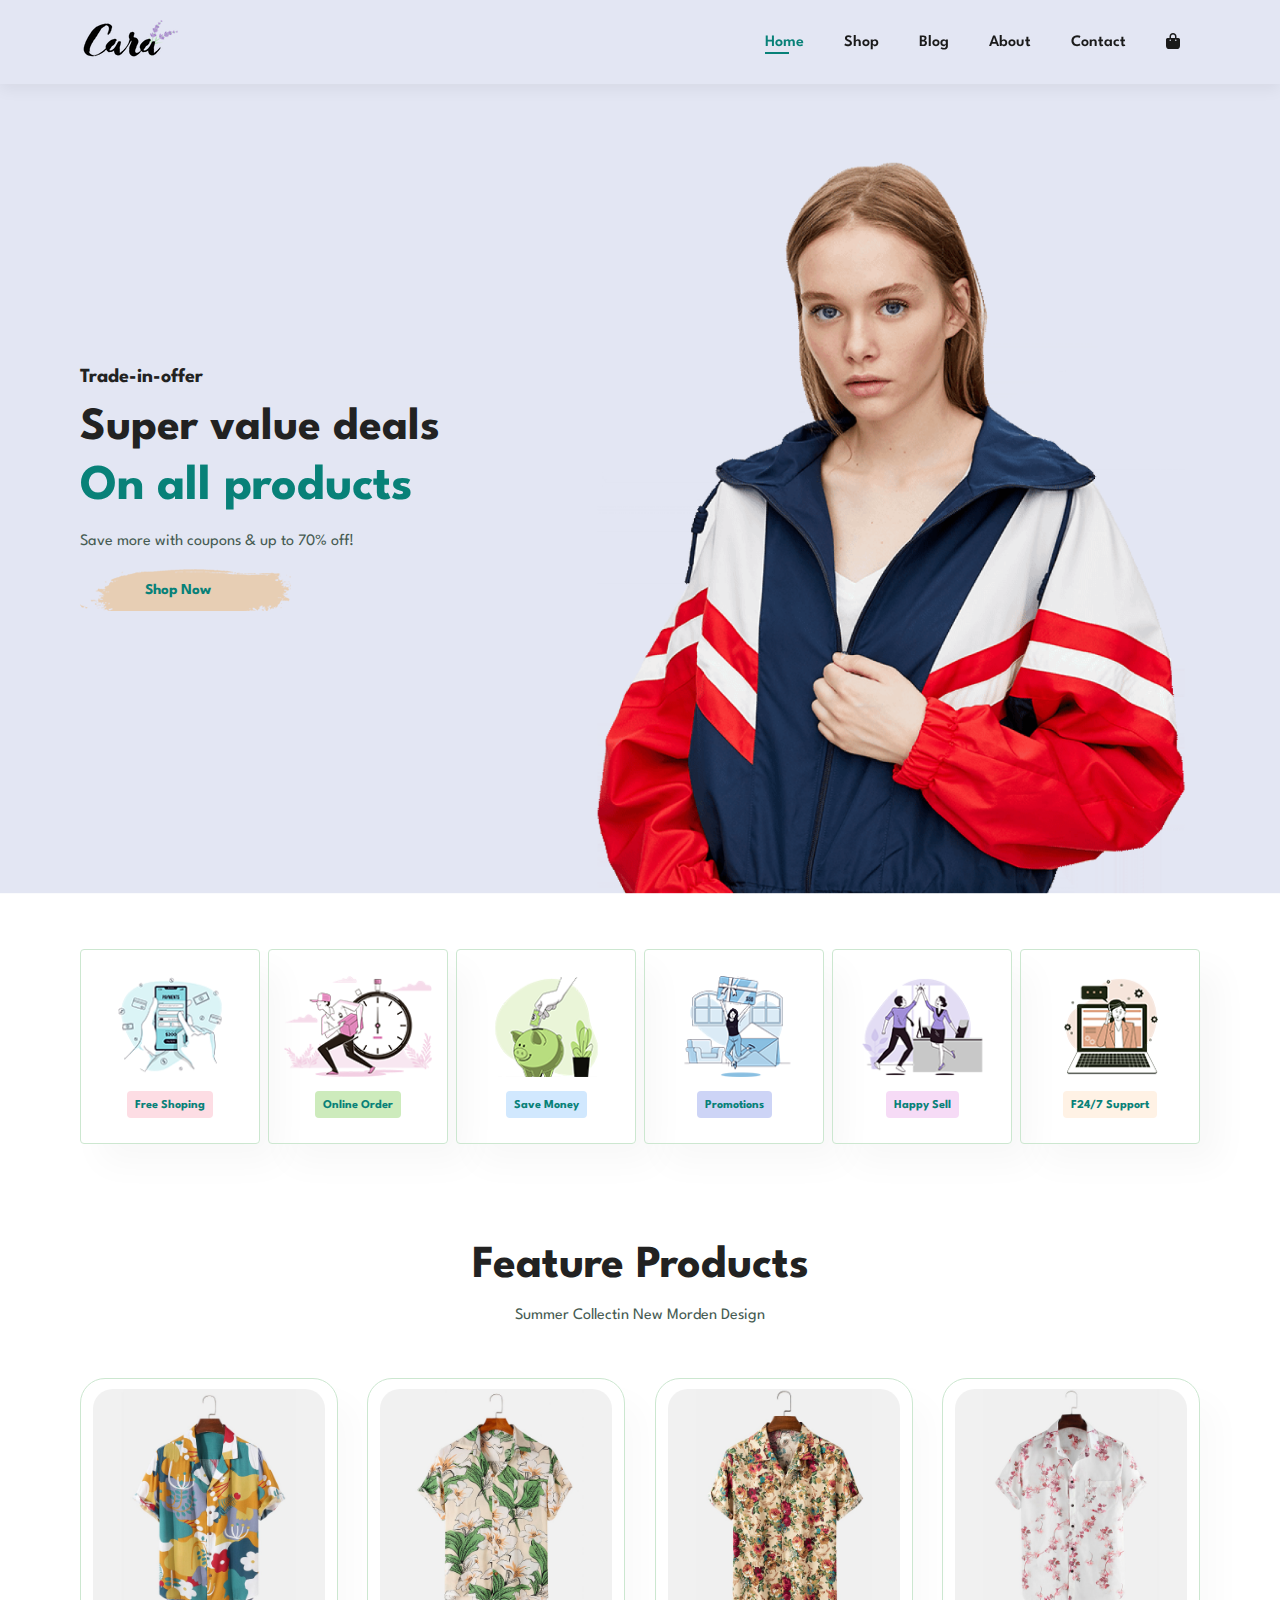
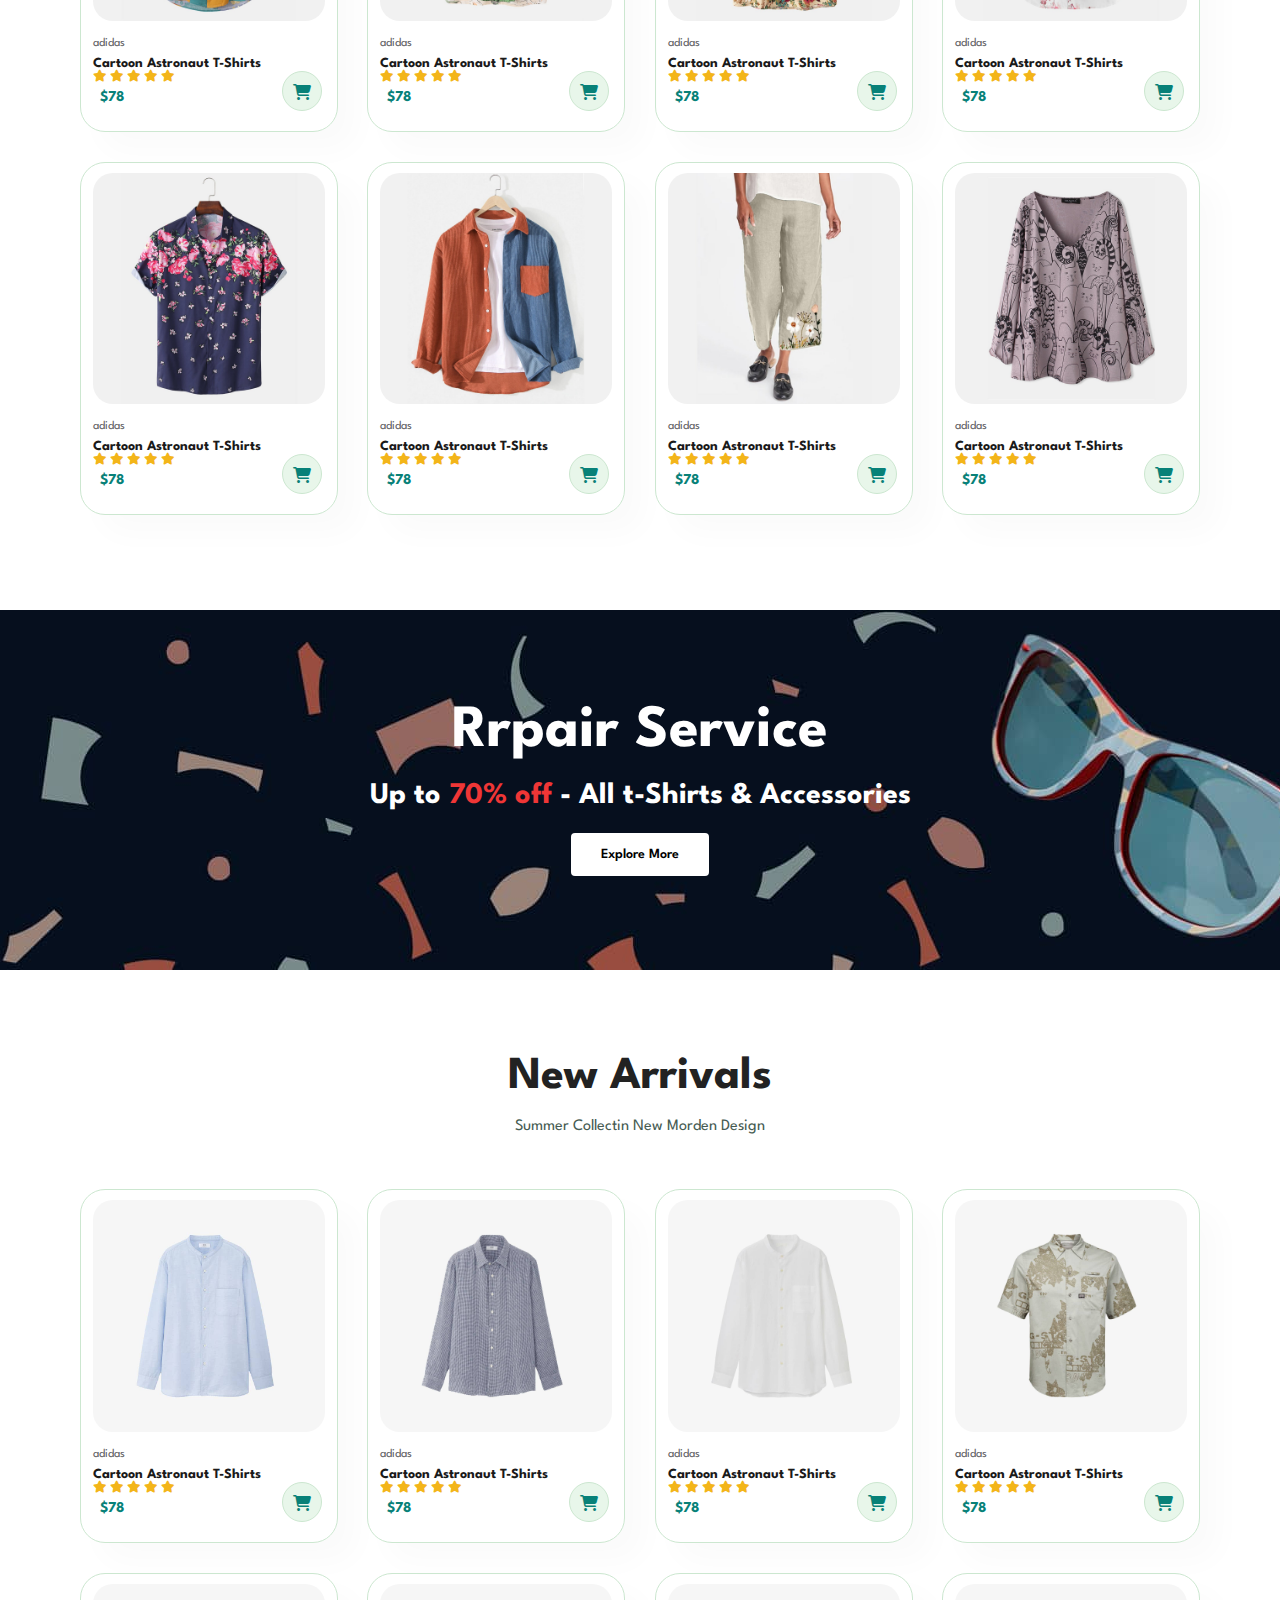
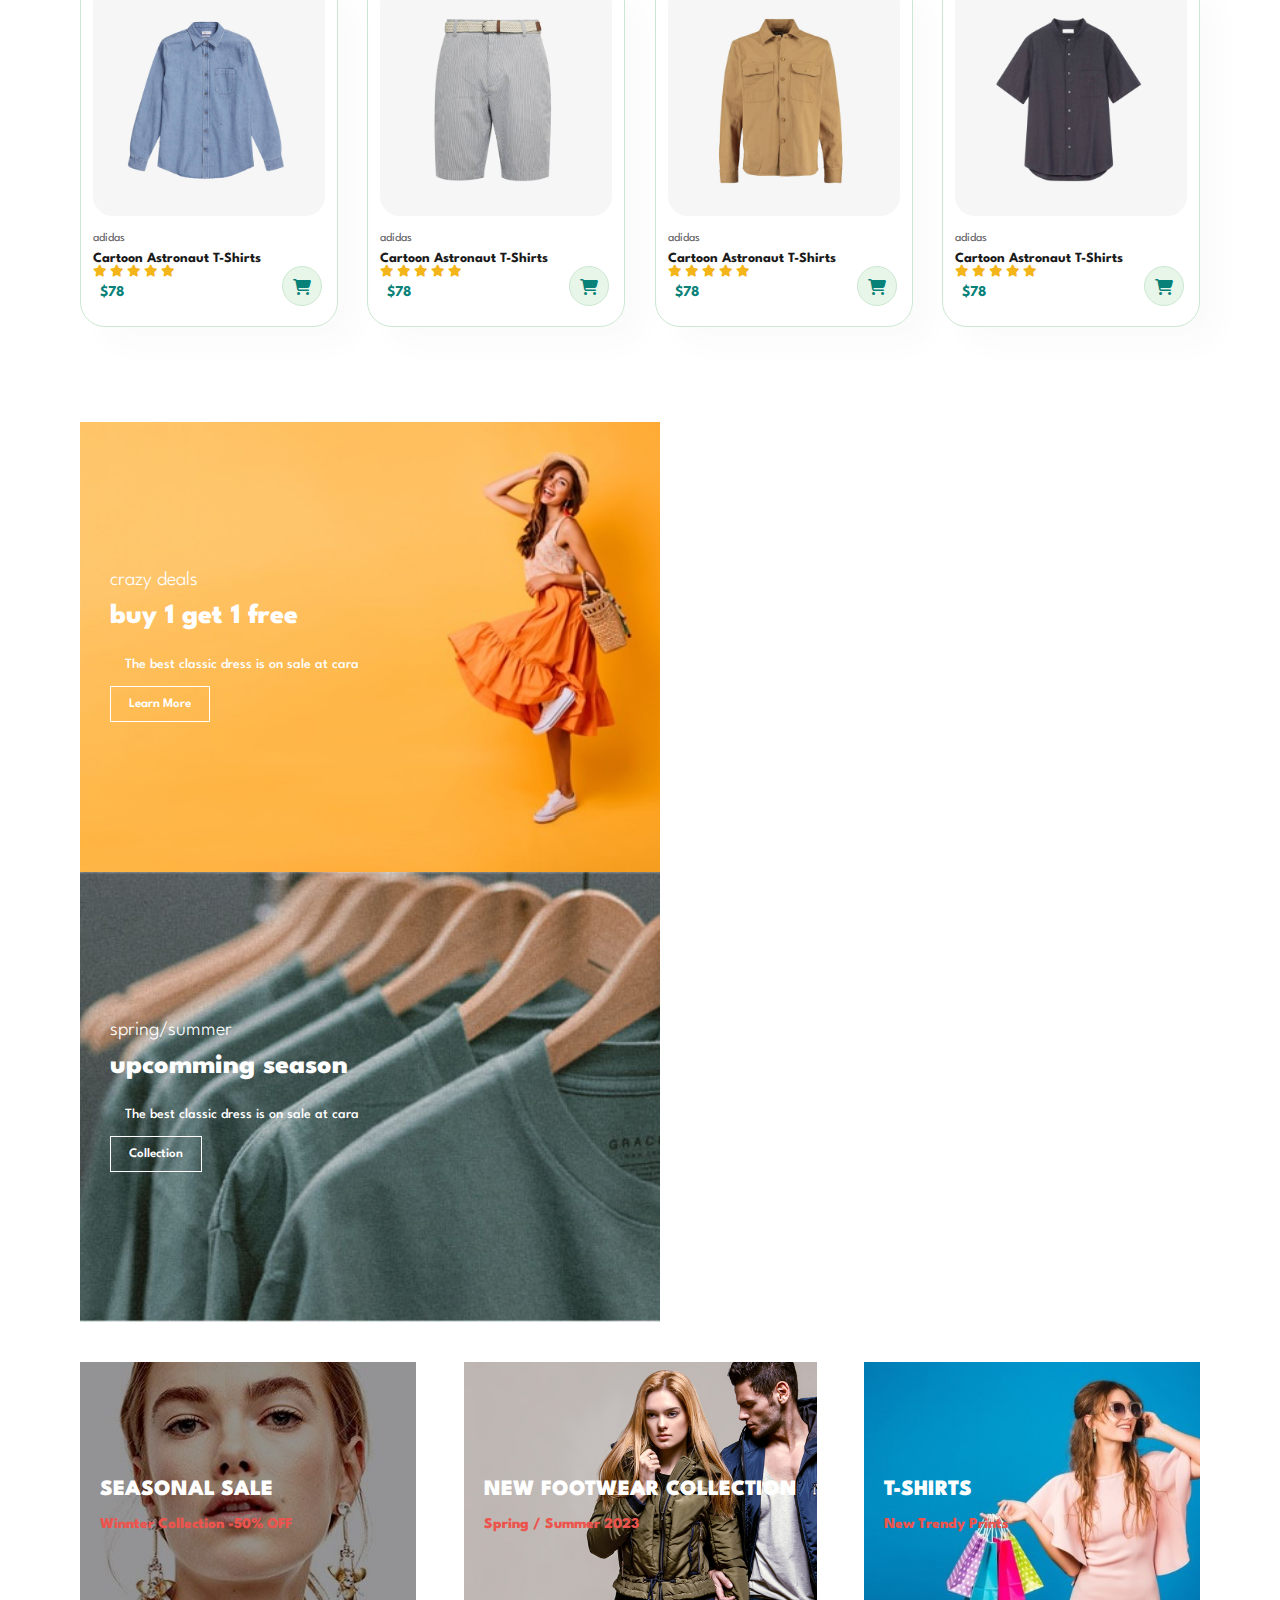
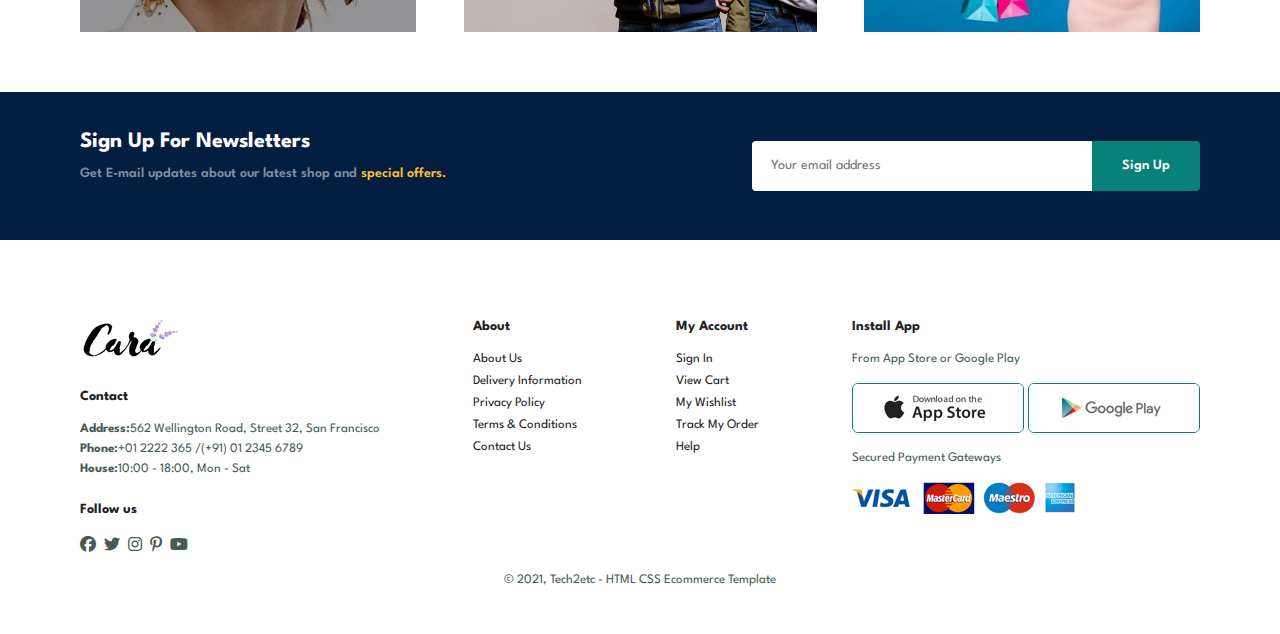
<file: index.html>
<!DOCTYPE html>
<html lang="en">
<head>
    <meta charset="UTF-8">
    <meta name="viewport" content="width=device-width, initial-scale=1.0">
    <title>Shoping</title>
    <link rel="stylesheet" href="style.css">
    
    <link rel="stylesheet" href="https://cdnjs.cloudflare.com/ajax/libs/font-awesome/6.6.0/css/all.min.css" />
</head>
<body>
    <!--Header-->
    <section id="header">
        
        <a href="#"><img src="../Images/logo.png" class="logo" alt=""></a>
        <div>
            <ul id="navbar">
                <li><a class="active" href="index.html">Home</a></li>
                <li><a href="shop.html">Shop</a></li>
                <li><a href="blog.html">Blog</a></li>
                <li><a href="about.html">About</a></li>
                <li><a href="contact.html">Contact</a></li>
                <li id="lg-bag"><a href="cart.html"><i class="fa-solid fa-bag-shopping"></i></a></li>
                <a href="#" id="close"><i class="fa-solid fa-times"></i></a>
            </ul>
        </div>
        <data id="mobil">
         <a href="cart.html"><i class="fa-solid fa-bag-shopping"></i></a>
         <i id="bar" class="fa-solid fa-outdent"></i>
        </data>
    </section>

    <!--Hero-->
    <section id="hero">
        <h4>Trade-in-offer</h4>
        <h2>Super value deals</h2>
        <h1>On all products</h1>
        <p>Save more with coupons & up to 70% off!</p>
        <button>Shop Now</button>
      </section>
   
    <!--Feature-->
    <section id="feature" class="section-p1">
        <div class="fe-box">
             <img src="../Images/featuers/f1.png" alt="">
             <h6>Free Shoping</h6>
        </div>
        <div class="fe-box">
            <img src="../Images/featuers/f2.png" alt="">
            <h6>Online Order</h6>
       </div>
       <div class="fe-box">
        <img src="../Images/featuers/f3.png" alt="">
        <h6>Save Money</h6>
      </div>
      <div class="fe-box">
       <img src="../Images/featuers/f4.png" alt="">
       <h6>Promotions</h6>
      </div>
      <div class="fe-box">
       <img src="../Images/featuers/f5.png" alt="">
       <h6>Happy Sell</h6>
      </div>
      <div class="fe-box">
       <img src="../Images/featuers/f6.png" alt="">
       <h6>F24/7 Support</h6>
      </div>
    </section> 

    <!--Feature product-->
    <section id="product1" class="section-p1">
           <h2>Feature Products</h2>
           <p>Summer Collectin New Morden Design</p>
           <div class="pro-container">
              <div class="pro">
                 <img src="../Images/products/f1.jpg" alt="">
                 <div class="des">
                    <span>adidas</span>
                    <h5>Cartoon Astronaut T-Shirts</h5>
                    <div class="star">
                     <i class="fa-solid fa-star"></i>
                     <i class="fa-solid fa-star"></i>
                     <i class="fa-solid fa-star"></i>
                     <i class="fa-solid fa-star"></i>
                     <i class="fa-solid fa-star"></i>
                 </div>
                    <h4>$78</h4>
                 </div>
                 <a href="#"><i class="fa-solid fa-cart-shopping cart"></i></a>
              </div>

              <div class="pro">
                <img src="../Images/products/f2.jpg" alt="">
                <div class="des">
                   <span>adidas</span>
                   <h5>Cartoon Astronaut T-Shirts</h5>
                   <div class="star">
                     <i class="fa-solid fa-star"></i>
                     <i class="fa-solid fa-star"></i>
                     <i class="fa-solid fa-star"></i>
                     <i class="fa-solid fa-star"></i>
                     <i class="fa-solid fa-star"></i>
                   </div>
                   <h4>$78</h4>
                </div>
                <a href="#"><i class="fa-solid fa-cart-shopping cart"></i></a>
             </div>

             <div class="pro">
                <img src="../Images/products/f3.jpg" alt="">
                <div class="des">
                   <span>adidas</span>
                   <h5>Cartoon Astronaut T-Shirts</h5>
                   <div class="star">
                       <i class="fa-solid fa-star"></i>
                       <i class="fa-solid fa-star"></i>
                       <i class="fa-solid fa-star"></i>
                       <i class="fa-solid fa-star"></i>
                       <i class="fa-solid fa-star"></i>
                   </div>
                   <h4>$78</h4>
                </div>
                <a href="#"><i class="fa-solid fa-cart-shopping cart"></i></a>
             </div>

             <div class="pro">
                <img src="../Images/products/f4.jpg" alt="">
                <div class="des">
                   <span>adidas</span>
                   <h5>Cartoon Astronaut T-Shirts</h5>
                   <div class="star">
                       <i class="fa-solid fa-star"></i>
                       <i class="fa-solid fa-star"></i>
                       <i class="fa-solid fa-star"></i>
                       <i class="fa-solid fa-star"></i>
                       <i class="fa-solid fa-star"></i>
                   </div>
                   <h4>$78</h4>
                </div>
                <a href="#"><i class="fa-solid fa-cart-shopping cart"></i></a>
             </div>

             <div class="pro">
                <img src="../Images/products/f5.jpg" alt="">
                <div class="des">
                   <span>adidas</span>
                   <h5>Cartoon Astronaut T-Shirts</h5>
                   <div class="star">
                       <i class="fa-solid fa-star"></i>
                       <i class="fa-solid fa-star"></i>
                       <i class="fa-solid fa-star"></i>
                       <i class="fa-solid fa-star"></i>
                       <i class="fa-solid fa-star"></i>
                   </div>
                   <h4>$78</h4>
                </div>
                <a href="#"><i class="fa-solid fa-cart-shopping cart"></i></a>
             </div>

             <div class="pro">
                <img src="../Images/products/f6.jpg" alt="">
                <div class="des">
                   <span>adidas</span>
                   <h5>Cartoon Astronaut T-Shirts</h5>
                   <div class="star">
                       <i class="fa-solid fa-star"></i>
                       <i class="fa-solid fa-star"></i>
                       <i class="fa-solid fa-star"></i>
                       <i class="fa-solid fa-star"></i>
                       <i class="fa-solid fa-star"></i>
                   </div>
                   <h4>$78</h4>
                </div>
                <a href="#"><i class="fa-solid fa-cart-shopping cart"></i></a>
             </div>

             <div class="pro">
                <img src="../Images/products/f7.jpg" alt="">
                <div class="des">
                   <span>adidas</span>
                   <h5>Cartoon Astronaut T-Shirts</h5>
                   <div class="star">
                       <i class="fa-solid fa-star"></i>
                       <i class="fa-solid fa-star"></i>
                       <i class="fa-solid fa-star"></i>
                       <i class="fa-solid fa-star"></i>
                       <i class="fa-solid fa-star"></i>
                   </div>
                   <h4>$78</h4>
                </div>
                <a href="#"><i class="fa-solid fa-cart-shopping cart"></i></a>
             </div>

             <div class="pro">
                <img src="../Images/products/f8.jpg" alt="">
                <div class="des">
                   <span>adidas</span>
                   <h5>Cartoon Astronaut T-Shirts</h5>
                   <div class="star">
                       <i class="fa-solid fa-star"></i>
                       <i class="fa-solid fa-star"></i>
                       <i class="fa-solid fa-star"></i>
                       <i class="fa-solid fa-star"></i>
                       <i class="fa-solid fa-star"></i>
                   </div>
                   <h4>$78</h4>
                </div>
                <a href="#"><i class="fa-solid fa-cart-shopping cart"></i></a>
             </div>
           </div>
    </section>

    <section id="banner" class="section-m1">
        <h4>Rrpair Service</h4>
        <h2>Up to <span>70% off</span> - All t-Shirts & Accessories</h2>
        <button class="normal">Explore More</button>
    </section>

    <section id="product1" class="section-p1">
           <h2>New Arrivals</h2>
           <p>Summer Collectin New Morden Design</p>
           <div class="pro-container">
              <div class="pro">
                 <img src="../Images/products/n1.jpg" alt="">
                 <div class="des">
                    <span>adidas</span>
                    <h5>Cartoon Astronaut T-Shirts</h5>
                    <div class="star">
                        <i class="fa-solid fa-star"></i>
                        <i class="fa-solid fa-star"></i>
                        <i class="fa-solid fa-star"></i>
                        <i class="fa-solid fa-star"></i>
                        <i class="fa-solid fa-star"></i>
                    </div>
                    <h4>$78</h4>
                 </div>
                 <a href="#"><i class="fa-solid fa-cart-shopping cart"></i></a>
              </div>

              <div class="pro">
                <img src="../Images/products/n2.jpg" alt="">
                <div class="des">
                   <span>adidas</span>
                   <h5>Cartoon Astronaut T-Shirts</h5>
                   <div class="star">
                       <i class="fa-solid fa-star"></i>
                       <i class="fa-solid fa-star"></i>
                       <i class="fa-solid fa-star"></i>
                       <i class="fa-solid fa-star"></i>
                       <i class="fa-solid fa-star"></i>
                   </div>
                   <h4>$78</h4>
                </div>
                <a href="#"><i class="fa-solid fa-cart-shopping cart"></i></a>
             </div>

             <div class="pro">
                <img src="../Images/products/n3.jpg" alt="">
                <div class="des">
                   <span>adidas</span>
                   <h5>Cartoon Astronaut T-Shirts</h5>
                   <div class="star">
                       <i class="fa-solid fa-star"></i>
                       <i class="fa-solid fa-star"></i>
                       <i class="fa-solid fa-star"></i>
                       <i class="fa-solid fa-star"></i>
                       <i class="fa-solid fa-star"></i>
                   </div>
                   <h4>$78</h4>
                </div>
                <a href="#"><i class="fa-solid fa-cart-shopping cart"></i></a>
             </div>

             <div class="pro">
                <img src="../Images/products/n4.jpg" alt="">
                <div class="des">
                   <span>adidas</span>
                   <h5>Cartoon Astronaut T-Shirts</h5>
                   <div class="star">
                       <i class="fa-solid fa-star"></i>
                       <i class="fa-solid fa-star"></i>
                       <i class="fa-solid fa-star"></i>
                       <i class="fa-solid fa-star"></i>
                       <i class="fa-solid fa-star"></i>
                   </div>
                   <h4>$78</h4>
                </div>
                <a href="#"><i class="fa-solid fa-cart-shopping cart"></i></a>
             </div>

             <div class="pro">
                <img src="../Images/products/n5.jpg" alt="">
                <div class="des">
                   <span>adidas</span>
                   <h5>Cartoon Astronaut T-Shirts</h5>
                   <div class="star">
                       <i class="fa-solid fa-star"></i>
                       <i class="fa-solid fa-star"></i>
                       <i class="fa-solid fa-star"></i>
                       <i class="fa-solid fa-star"></i>
                       <i class="fa-solid fa-star"></i>
                   </div>
                   <h4>$78</h4>
                </div>
                <a href="#"><i class="fa-solid fa-cart-shopping cart"></i></a>
             </div>

             <div class="pro">
                <img src="../Images/products/n6.jpg" alt="">
                <div class="des">
                   <span>adidas</span>
                   <h5>Cartoon Astronaut T-Shirts</h5>
                   <div class="star">
                       <i class="fa-solid fa-star"></i>
                       <i class="fa-solid fa-star"></i>
                       <i class="fa-solid fa-star"></i>
                       <i class="fa-solid fa-star"></i>
                       <i class="fa-solid fa-star"></i>
                   </div>
                   <h4>$78</h4>
                </div>
                <a href="#"><i class="fa-solid fa-cart-shopping cart"></i></a>
             </div>

             <div class="pro">
                <img src="../Images/products/n7.jpg" alt="">
                <div class="des">
                   <span>adidas</span>
                   <h5>Cartoon Astronaut T-Shirts</h5>
                   <div class="star">
                       <i class="fa-solid fa-star"></i>
                       <i class="fa-solid fa-star"></i>
                       <i class="fa-solid fa-star"></i>
                       <i class="fa-solid fa-star"></i>
                       <i class="fa-solid fa-star"></i>
                   </div>
                   <h4>$78</h4>
                </div>
                <a href="#"><i class="fa-solid fa-cart-shopping cart"></i></a>
             </div>

             <div class="pro">
                <img src="../Images/products/n8.jpg" alt="">
                <div class="des">
                   <span>adidas</span>
                   <h5>Cartoon Astronaut T-Shirts</h5>
                   <div class="star">
                       <i class="fa-solid fa-star"></i>
                       <i class="fa-solid fa-star"></i>
                       <i class="fa-solid fa-star"></i>
                       <i class="fa-solid fa-star"></i>
                       <i class="fa-solid fa-star"></i>
                   </div>
                   <h4>$78</h4>
                </div>
                <a href="#"><i class="fa-solid fa-cart-shopping cart"></i></a>
             </div>
           </div>
    </section>

    <section id="sm-banner" class="section-p1">
        <div class="banner-box">
            <h4>crazy deals</h4>
            <h2>buy 1 get 1 free</h2>
            <span>The best classic dress is on sale at cara</span>
            <button class="white">Learn More</button>
        </div>
        <div class="banner-box banner-box2">
            <h4>spring/summer</h4>
            <h2>upcomming season</h2>
            <span>The best classic dress is on sale at cara</span>
            <button class="white">Collection</button>
        </div>
    </section>

    <section id="banner3">
      <div class="banner-box">
         <h2>SEASONAL SALE</h2>
         <h3>Winnter Collection -50% OFF</h3>
     </div>
     <div class="banner-box banner-box2">
      <h2>NEW FOOTWEAR COLLECTION</h2>
      <h3>Spring / Summer 2023</h3>
    </div>
    <div class="banner-box banner-box3">
      <h2>T-SHIRTS</h2>
      <h3>New Trendy Prints</h3>
    </div>
    </section>

    <section id="newsletter" class="section-p1 section-m1">
      <div class="newstext">
         <h4>Sign Up For Newsletters</h4>
         <p>Get E-mail updates about our latest shop and <span>special offers.</span></p>
      </div>
      <div class="form">
         <input type="text" placeholder="Your email address">
          <button class="normal">Sign Up</button>
      </div>
    </section> 

    <footer class="section-p1">
      <div class="col">
         <img class="logo" src="../Images/logo.png" alt="">
         <h4>Contact</h4>
         <p><strong>Address:</strong>562 Wellington Road, Street 32, San Francisco</p>
         <p><strong>Phone:</strong>+01 2222 365 /(+91) 01 2345 6789</p>
         <p><strong>House:</strong>10:00 - 18:00, Mon - Sat</p>
         <div class="follow">
            <h4>Follow us</h4>
            <div class="icon">
               <i class="fab fa-facebook"></i>
               <i class="fa-brands fa-twitter"></i>
               <i class="fa-brands fa-instagram"></i>
               <i class="fa-brands fa-pinterest-p"></i>
               <i class="fa-brands fa-youtube"></i>
            </div>
         </div>
      </div>
     <div class="col">
         <h4>About</h4>
         <a href="#">About Us</a>
         <a href="#">Delivery Information</a>
         <a href="#">Privacy Policy</a>
         <a href="#">Terms & Conditions</a>
         <a href="#">Contact Us</a>
      </div>

      <div class="col">
         <h4>My Account</h4>
         <a href="#">Sign In</a>
         <a href="#">View Cart</a>
         <a href="#">My Wishlist</a>
         <a href="#">Track My Order</a>
         <a href="#">Help</a>
      </div>

       <div class="col install">
         <h4>Install App</h4>
         <p>From App Store or Google Play</p>
         <div class="row">
            <img src="../Images/pay/app.jpg" alt="">
             <img src="../Images/pay/play.jpg" alt="">
         </div>
         <p>Secured Payment Gateways</p>
         <img src="../Images/pay/pay.png" alt="">
      </div>

       <div class="copyright">
         <p> &copy; 2021, Tech2etc - HTML CSS Ecommerce Template</p>
      </div>
    
    </footer>
<script src="style.js"></script> 
</body>
</html>
</file>
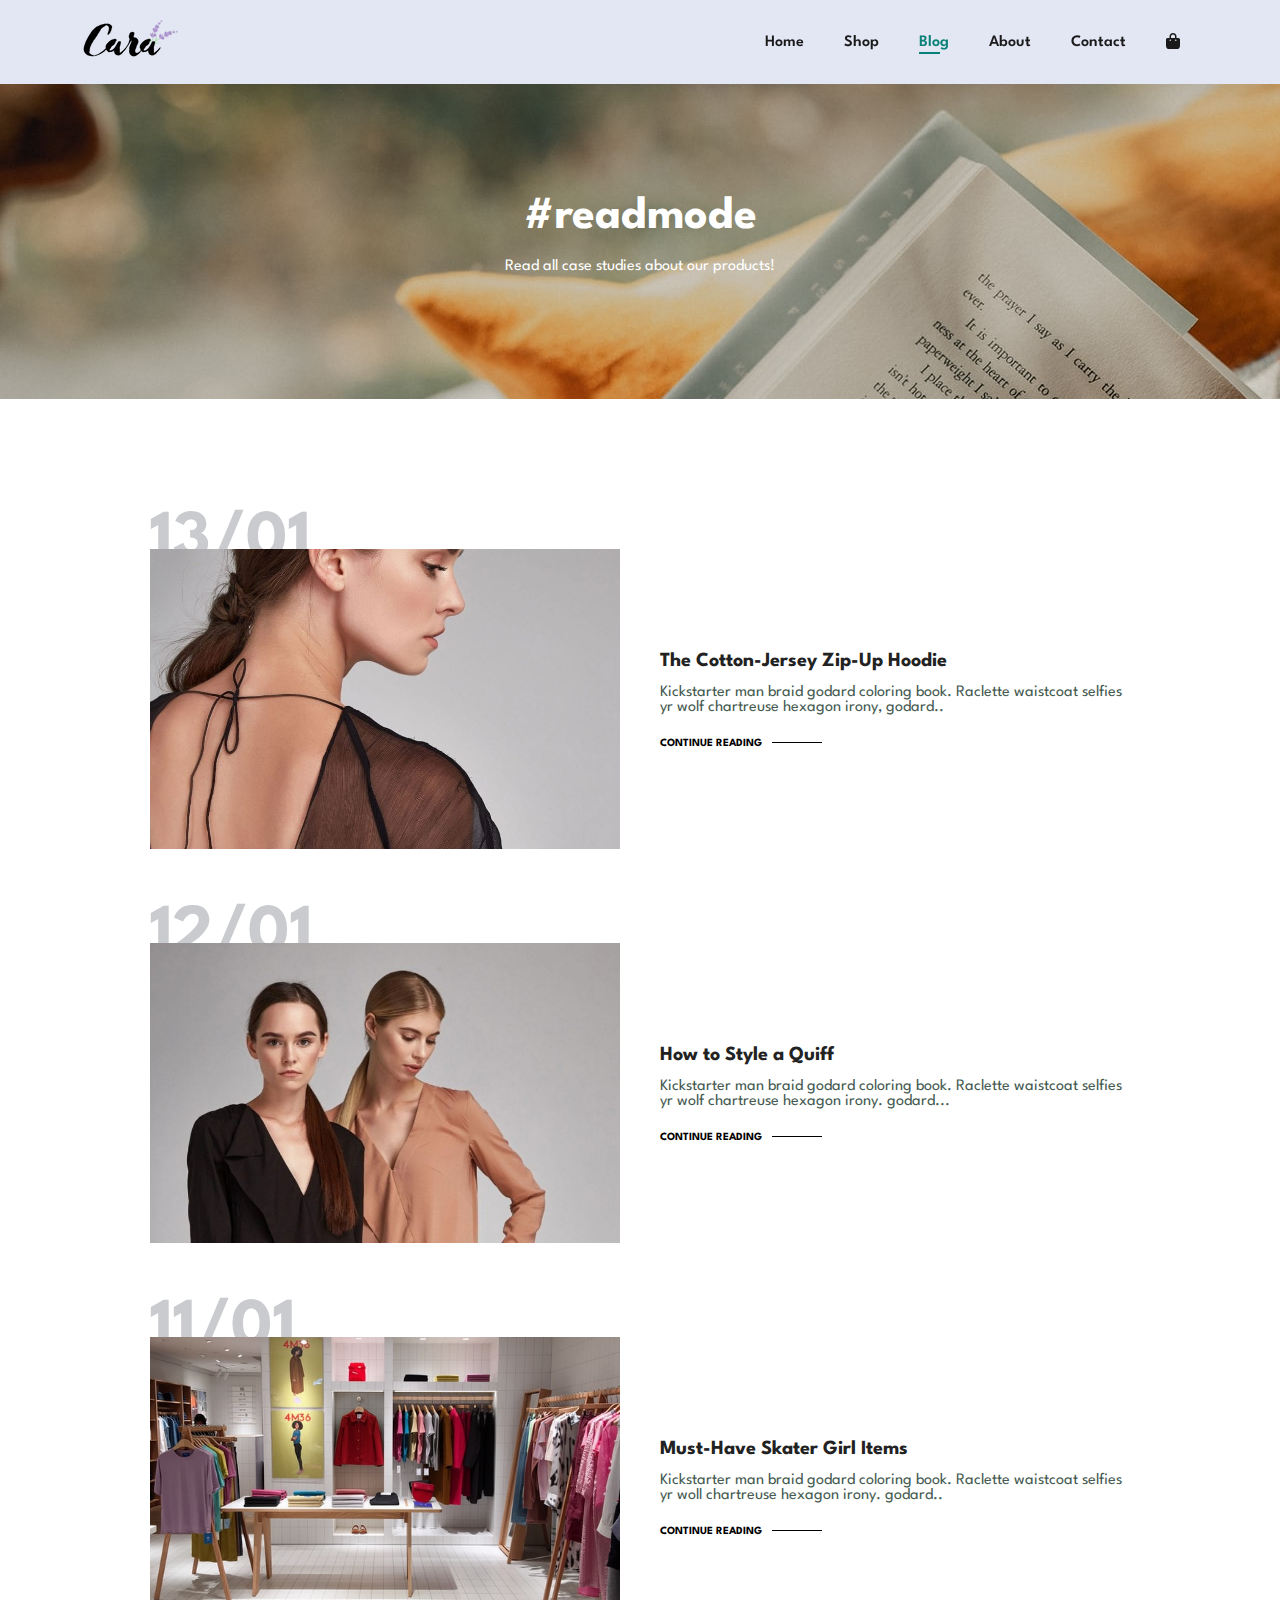
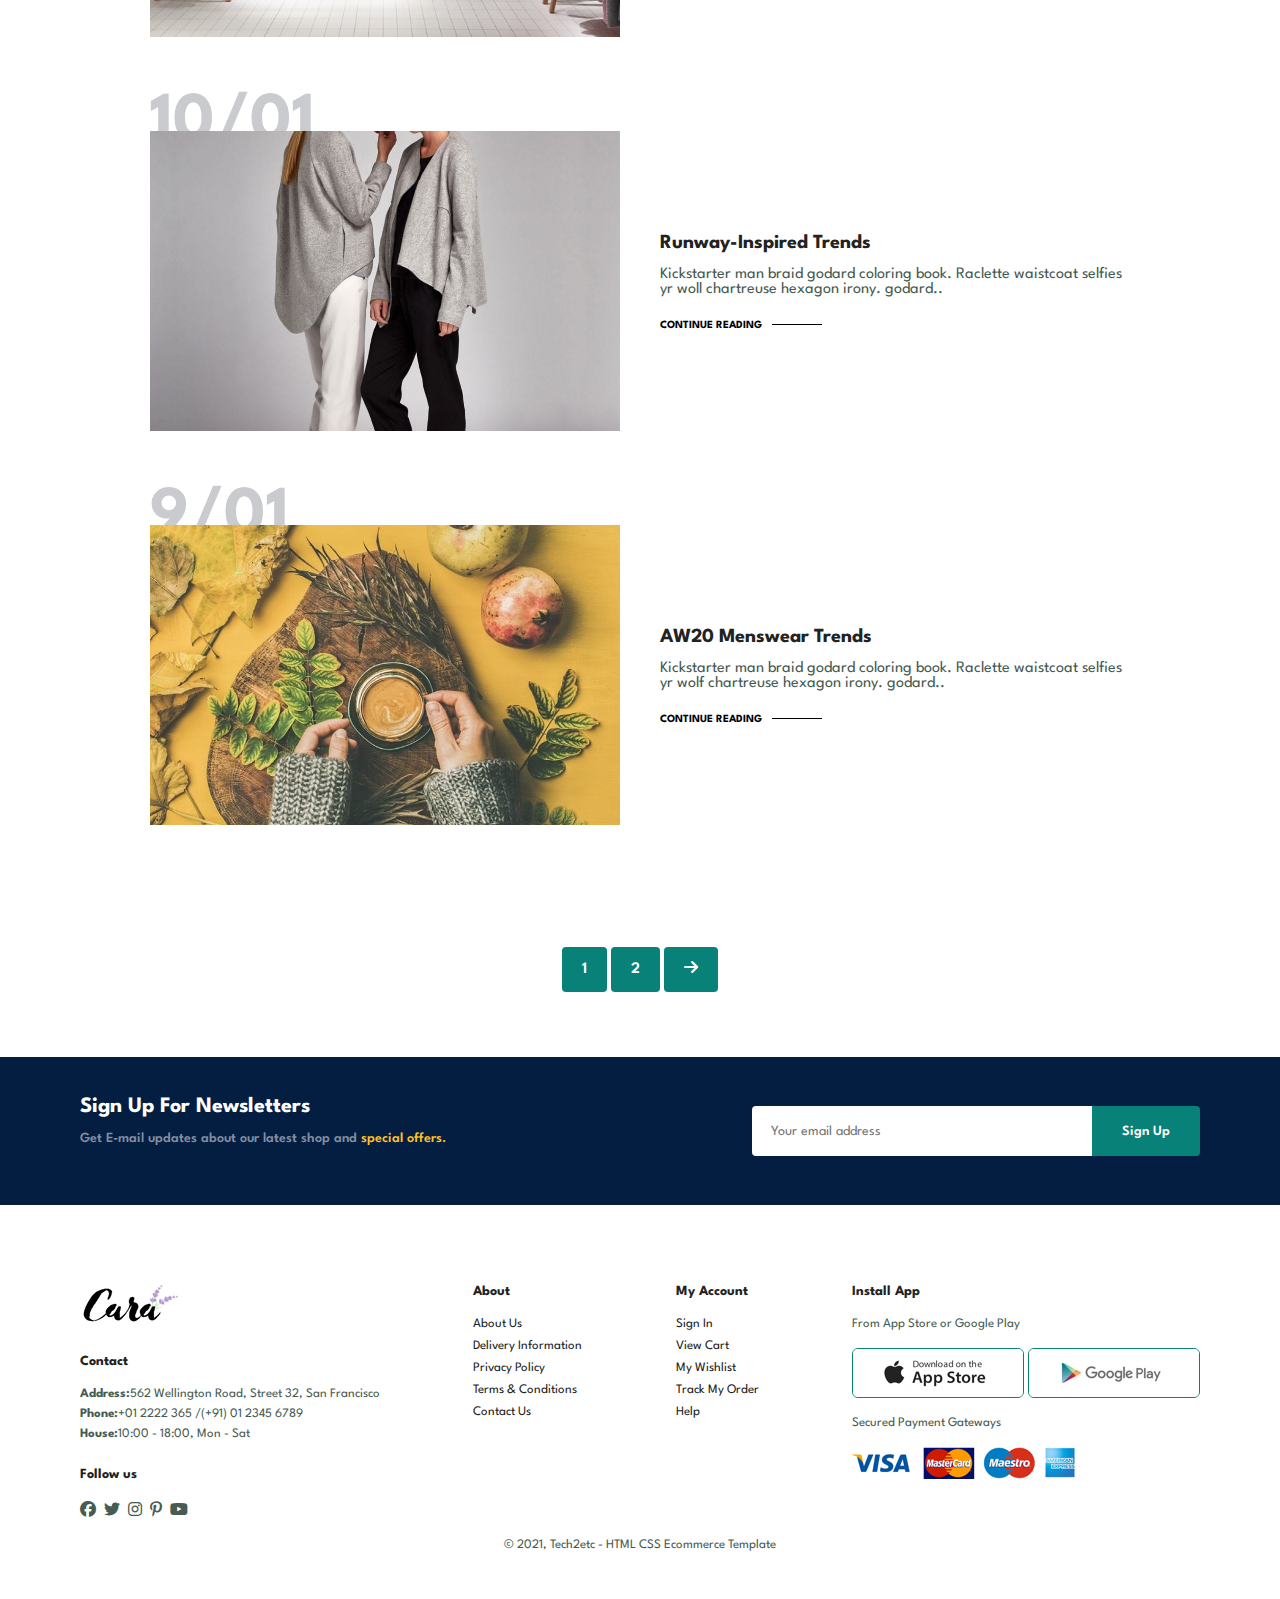
<file: blog.html>
<!DOCTYPE html>
<html lang="en">
<head>
    <meta charset="UTF-8">
    <meta name="viewport" content="width=device-width, initial-scale=1.0">
    <title>Shoping</title>
    <link rel="stylesheet" href="style.css">
    
    <link rel="stylesheet" href="https://cdnjs.cloudflare.com/ajax/libs/font-awesome/6.6.0/css/all.min.css" />
</head>
<body>
    <!--Header-->
    <section id="header">
        
        <a href="#"><img src="../Images/logo.png" class="logo" alt=""></a>
        <div>
            <ul id="navbar">
                <li><a href="index.html">Home</a></li>
                <li><a  href="shop.html">Shop</a></li>
                <li><a  class="active" href="blog.html">Blog</a></li>
                <li><a href="about.html">About</a></li>
                <li><a href="contact.html">Contact</a></li>
                <li id="lg-bag"><a href="cart.html"><i class="fa-solid fa-bag-shopping"></i></a></li>
                <a href="#" id="close"><i class="fa-solid fa-times"></i></a>
            </ul>
        </div>
        <data id="mobil">
         <a href="cart.html"><i class="fa-solid fa-bag-shopping"></i></a>
         <i id="bar" class="fa-solid fa-outdent"></i>
        </data>
    </section>

    <!--Hero-->
    <section id="page-header" class="blog-header">
        <h2>#readmode</h2>
        <p>Read all case studies about our products!</p>
    </section>
    
    <section id="blog">
        <div class="blog-box">
            <div class="blog-img">
                <img src="../Images/blog/b1 (1).jpg" alt="">
            </div>
            <div class="blog-details">
                <h4>The Cotton-Jersey Zip-Up Hoodie</h4>
                <p>Kickstarter man braid godard coloring book. Raclette waistcoat selfies yr
                    wolf chartreuse hexagon irony, godard..</p>
                <a href="#">CONTINUE READING</a>
            </div>
            <h1>13/01</h1>
        </div>
        <div class="blog-box">
            <div class="blog-img">
                <img src="../Images/blog/b2 (1).jpg" alt="">
            </div>
            <div class="blog-details">
                <h4>How to Style a Quiff</h4>
                <p>Kickstarter man braid godard coloring book. Raclette waistcoat selfies yr wolf chartreuse hexagon irony. godard...</p>
                <a href="#">CONTINUE READING</a>
            </div>
            <h1>12/01</h1>
        </div>
        <div class="blog-box">
            <div class="blog-img">
                <img src="../Images/blog/b3.jpg" alt="">
            </div>
            <div class="blog-details">
                <h4>Must-Have Skater Girl Items</h4>
                <p> Kickstarter man braid godard coloring book. Raclette waistcoat selfies yr woll chartreuse hexagon irony. godard..</p>
                <a href="#">CONTINUE READING</a>
            </div>
            <h1>11/01</h1>
        </div>
        <div class="blog-box">
            <div class="blog-img">
                <img src="../Images/blog/b4 (1).jpg" alt="">
            </div>
            <div class="blog-details">
                <h4>Runway-Inspired Trends</h4>
                <p>Kickstarter man braid godard coloring book. Raclette waistcoat selfies yr woll chartreuse hexagon irony. godard..</p>
                <a href="#">CONTINUE READING</a>
            </div>
            <h1>10/01</h1>
        </div>
        <div class="blog-box">
            <div class="blog-img">
                <img src="../Images/blog/b6.jpg" alt="">
            </div>
            <div class="blog-details">
                <h4>AW20 Menswear Trends</h4>
                <p>Kickstarter man braid godard coloring book. Raclette waistcoat selfies yr wolf chartreuse hexagon irony. godard..</p>
                <a href="#">CONTINUE READING</a>
            </div>
            <h1>9/01</h1>
        </div>
    </section>

    <section id="pagination" class="section-p1">
        <a href="#">1</a>
        <a href="#">2</a>
        <a href="#"><i class="fa-sharp fa-solid fa-arrow-right"></i></a>
    </section>

    <section id="newsletter" class="section-p1 section-m1">
      <div class="newstext">
         <h4>Sign Up For Newsletters</h4>
         <p>Get E-mail updates about our latest shop and <span>special offers.</span></p>
      </div>
      <div class="form">
         <input type="text" placeholder="Your email address">
          <button class="normal">Sign Up</button>
      </div>
    </section> 

    <footer class="section-p1">
      <div class="col">
         <img class="logo" src="../Images/logo.png" alt="">
         <h4>Contact</h4>
         <p><strong>Address:</strong>562 Wellington Road, Street 32, San Francisco</p>
         <p><strong>Phone:</strong>+01 2222 365 /(+91) 01 2345 6789</p>
         <p><strong>House:</strong>10:00 - 18:00, Mon - Sat</p>
         <div class="follow">
            <h4>Follow us</h4>
            <div class="icon">
               <i class="fab fa-facebook"></i>
               <i class="fa-brands fa-twitter"></i>
               <i class="fa-brands fa-instagram"></i>
               <i class="fa-brands fa-pinterest-p"></i>
               <i class="fa-brands fa-youtube"></i>
            </div>
         </div>
      </div>
     <div class="col">
         <h4>About</h4>
         <a href="#">About Us</a>
         <a href="#">Delivery Information</a>
         <a href="#">Privacy Policy</a>
         <a href="#">Terms & Conditions</a>
         <a href="#">Contact Us</a>
      </div>

      <div class="col">
         <h4>My Account</h4>
         <a href="#">Sign In</a>
         <a href="#">View Cart</a>
         <a href="#">My Wishlist</a>
         <a href="#">Track My Order</a>
         <a href="#">Help</a>
      </div>

       <div class="col install">
         <h4>Install App</h4>
         <p>From App Store or Google Play</p>
         <div class="row">
            <img src="../Images/pay/app.jpg" alt="">
             <img src="../Images/pay/play.jpg" alt="">
         </div>
         <p>Secured Payment Gateways</p>
         <img src="../Images/pay/pay.png" alt="">
      </div>

       <div class="copyright">
         <p> &copy; 2021, Tech2etc - HTML CSS Ecommerce Template</p>
      </div>
    
    </footer>
<script src="style.js"></script> 
</body>
</html>
</file>
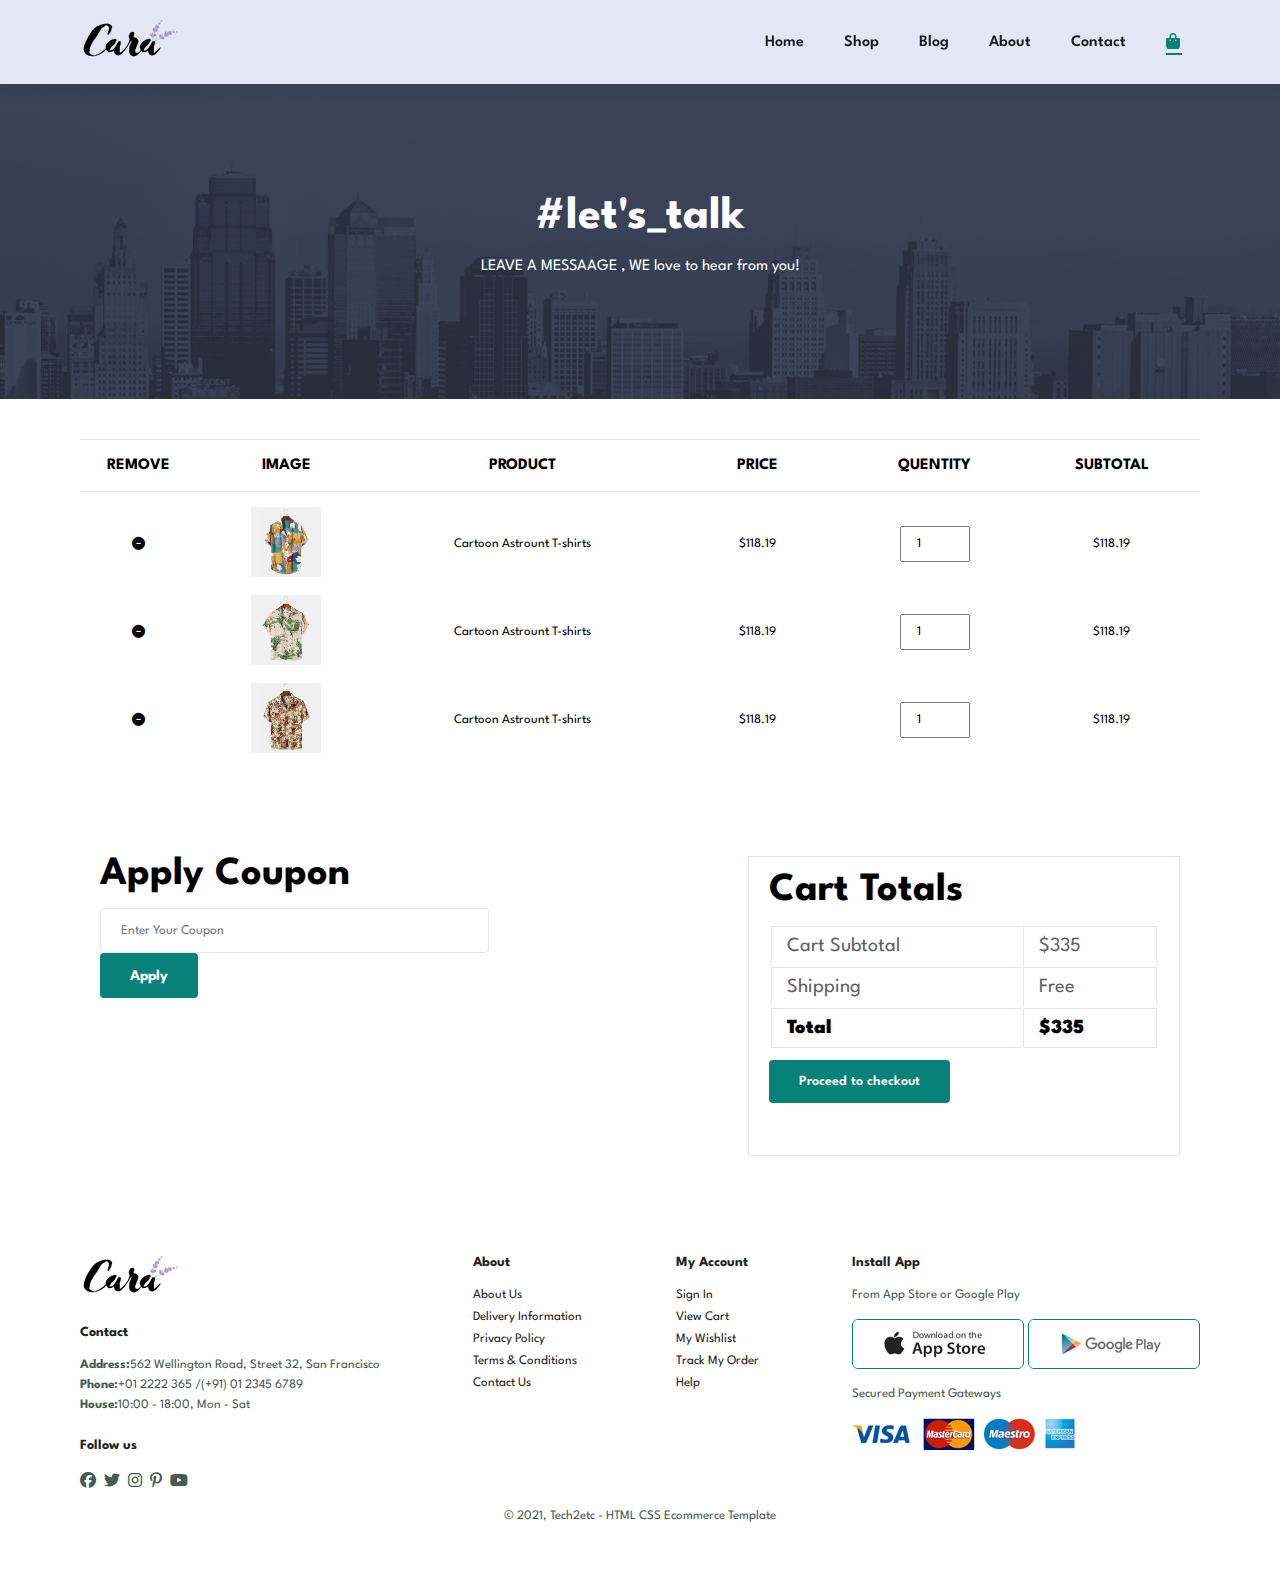
<file: cart.html>
<!DOCTYPE html>
<html lang="en">
<head>
    <meta charset="UTF-8">
    <meta name="viewport" content="width=device-width, initial-scale=1.0">
    <title>Shoping</title>
    <link rel="stylesheet" href="style.css">
    
    <link rel="stylesheet" href="https://cdnjs.cloudflare.com/ajax/libs/font-awesome/6.6.0/css/all.min.css" />
</head>
<body>
    <section id="header">
        
        <a href="#"><img src="../Images/logo.png" class="logo" alt=""></a>
        <div>
            <ul id="navbar">
                <li><a href="index.html">Home</a></li>
                <li><a href="shop.html">Shop</a></li>
                <li><a href="blog.html">Blog</a></li>
                <li><a href="about.html">About</a></li>
                <li><a href="contact.html">Contact</a></li>
                <li id="lg-bag"><a class="active" href="cart.html"><i class="fa-solid fa-bag-shopping"></i></a></li>
                <a href="#" id="close"><i class="fa-solid fa-times"></i></a>
            </ul>
        </div>
        <data id="mobil">
         <a href="cart.html"><i class="fa-solid fa-bag-shopping"></i></a>
         <i id="bar" class="fa-solid fa-outdent"></i>
        </data>
    </section>

    <section id="page-header" class="about-header">
        <h2>#let's_talk</h2>
        <p>LEAVE A MESSAAGE , WE love to hear from you!</p>
    </section>
    
    <section id="cart" class="section-p1">
        <table width="100%">
            <thead>
                <td>Remove</td>
                <td>Image</td>
                <td>Product</td>
                <td>Price</td>
                <td>Quentity</td>
                <td>Subtotal</td>
            </thead>
            <tbody>
                <tr>
                    <td><a href="#"><i class="fa-solid fa-circle-minus" style="color: black;"></i></a></td>
                    <td><img src="../Images/products/f1.jpg" alt=""></td>
                    <td>Cartoon Astrount T-shirts</td>
                    <td>$118.19</td>
                    <td><input type="number" value="1"></td>
                    <td>$118.19</td>
                </tr>
                <tr>
                    <td><a href="#"><i class="fa-solid fa-circle-minus" style="color: black;"></i></a></td>
                    <td><img src="../Images/products/f2.jpg" alt=""></td>
                    <td>Cartoon Astrount T-shirts</td>
                    <td>$118.19</td>
                    <td><input type="number" value="1"></td>
                    <td>$118.19</td>
                </tr>
                <tr>
                    <td><a href="#"><i class="fa-solid fa-circle-minus" style="color: black;"></i></a></td>
                    <td><img src="../Images/products/f3.jpg" alt=""></td>
                    <td>Cartoon Astrount T-shirts</td>
                    <td>$118.19</td>
                    <td><input type="number" value="1"></td>
                    <td>$118.19</td>
                </tr>
            </tbody>
        </table>
    </section>

    <section id="cart-add" class="section-p1">
        <div class="coupon">
            <h3>Apply Coupon</h3>
            <input type="text" placeholder="Enter Your Coupon">
            <button class="normal">Apply</button>
        </div>
        <div class="cart-total">
            <h3>Cart Totals</h3>
            <table width="100%">
                <tbody>
                    <tr>
                        <td>Cart Subtotal</td>
                        <td>$335</td>
                    </tr>
                    <tr>
                        <td>Shipping</td>
                        <td>Free</td>
                    </tr>
                    <tr class="last-chaild">
                        <td><strong>Total</strong></td>
                        <td><strong>$335</strong></td>
                    </tr>
                </tbody>
            </table>
            <button class="normal">Proceed to checkout</button>
        </div>
    </section>

    <footer class="section-p1">
      <div class="col">
         <img class="logo" src="../Images/logo.png" alt="">
         <h4>Contact</h4>
         <p><strong>Address:</strong>562 Wellington Road, Street 32, San Francisco</p>
         <p><strong>Phone:</strong>+01 2222 365 /(+91) 01 2345 6789</p>
         <p><strong>House:</strong>10:00 - 18:00, Mon - Sat</p>
         <div class="follow">
            <h4>Follow us</h4>
            <div class="icon">
               <i class="fab fa-facebook"></i>
               <i class="fa-brands fa-twitter"></i>
               <i class="fa-brands fa-instagram"></i>
               <i class="fa-brands fa-pinterest-p"></i>
               <i class="fa-brands fa-youtube"></i>
            </div>
         </div>
      </div>
     <div class="col">
         <h4>About</h4>
         <a href="#">About Us</a>
         <a href="#">Delivery Information</a>
         <a href="#">Privacy Policy</a>
         <a href="#">Terms & Conditions</a>
         <a href="#">Contact Us</a>
      </div>

      <div class="col">
         <h4>My Account</h4>
         <a href="#">Sign In</a>
         <a href="#">View Cart</a>
         <a href="#">My Wishlist</a>
         <a href="#">Track My Order</a>
         <a href="#">Help</a>
      </div>

       <div class="col install">
         <h4>Install App</h4>
         <p>From App Store or Google Play</p>
         <div class="row">
            <img src="../Images/pay/app.jpg" alt="">
             <img src="../Images/pay/play.jpg" alt="">
         </div>
         <p>Secured Payment Gateways</p>
         <img src="../Images/pay/pay.png" alt="">
      </div>

       <div class="copyright">
         <p> &copy; 2021, Tech2etc - HTML CSS Ecommerce Template</p>
      </div>
    
    </footer>
<script src="style.js"></script> 
</body>
</html>
</file>
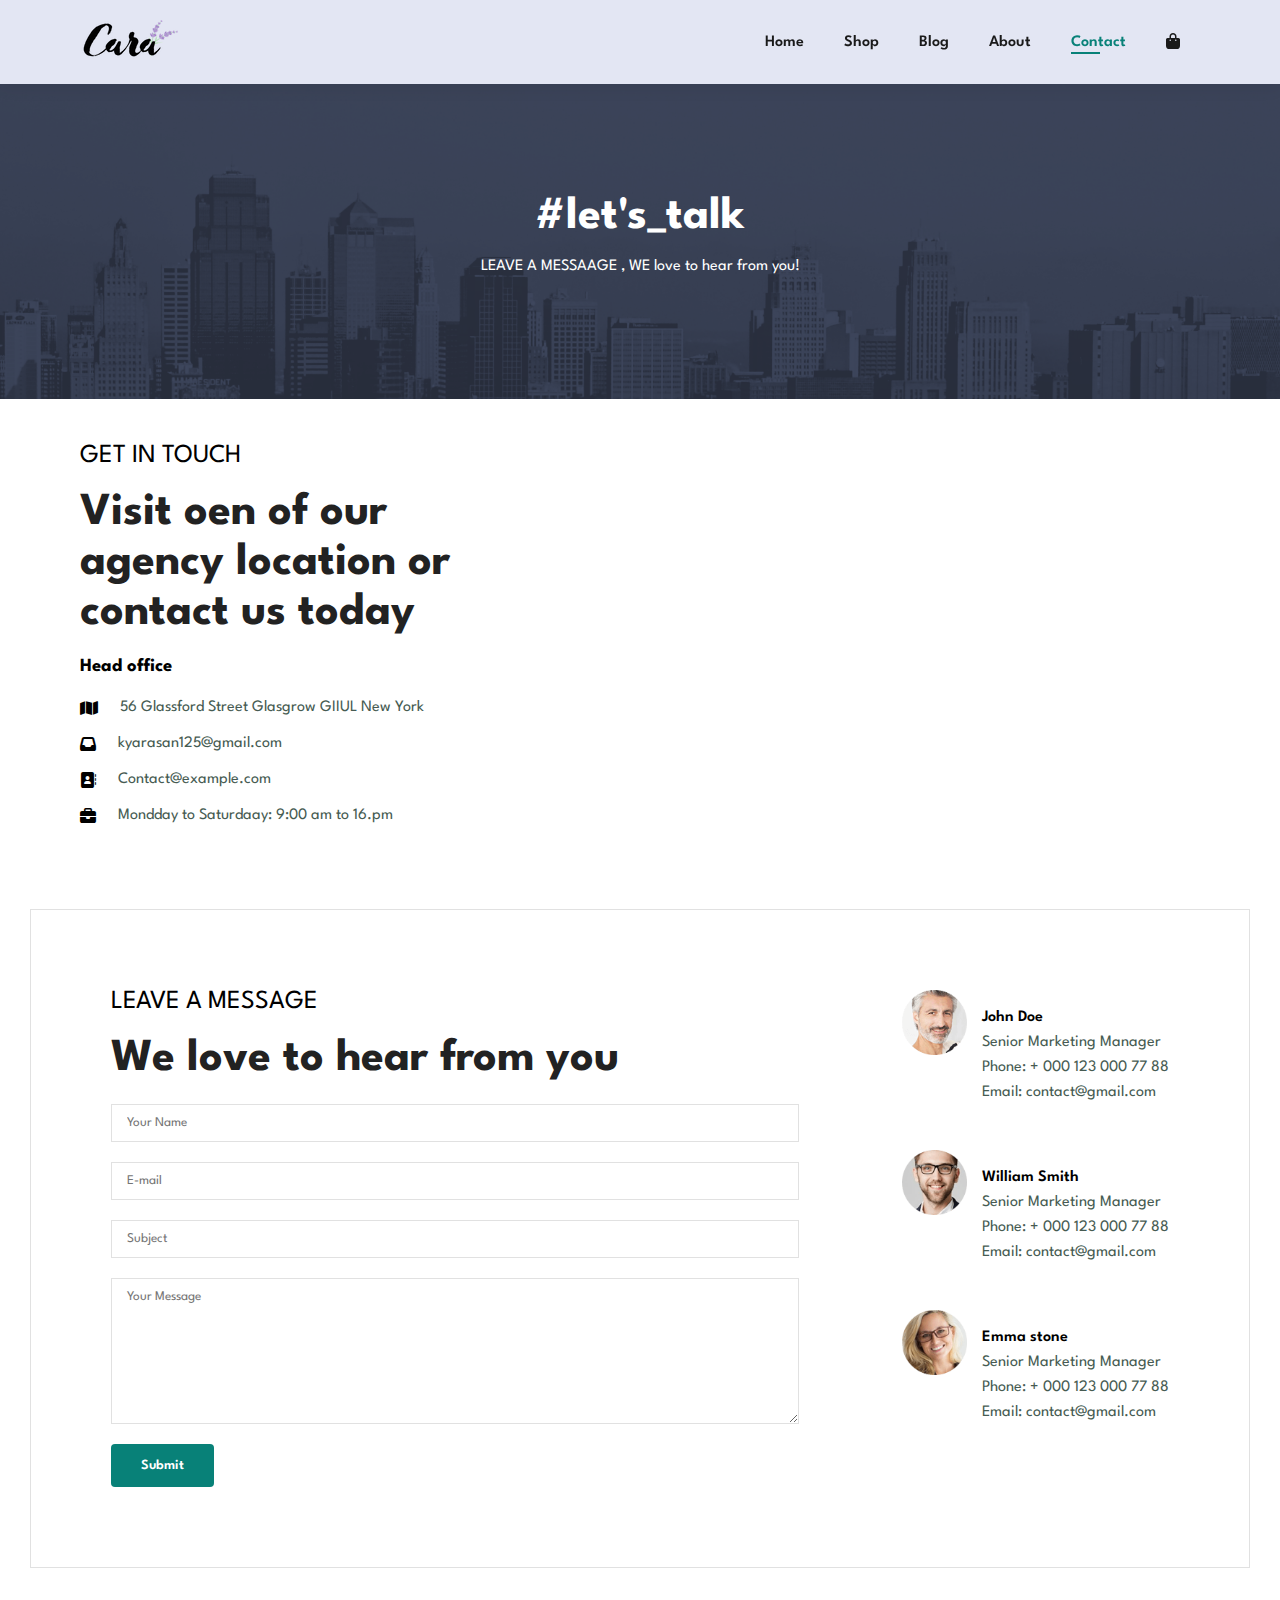
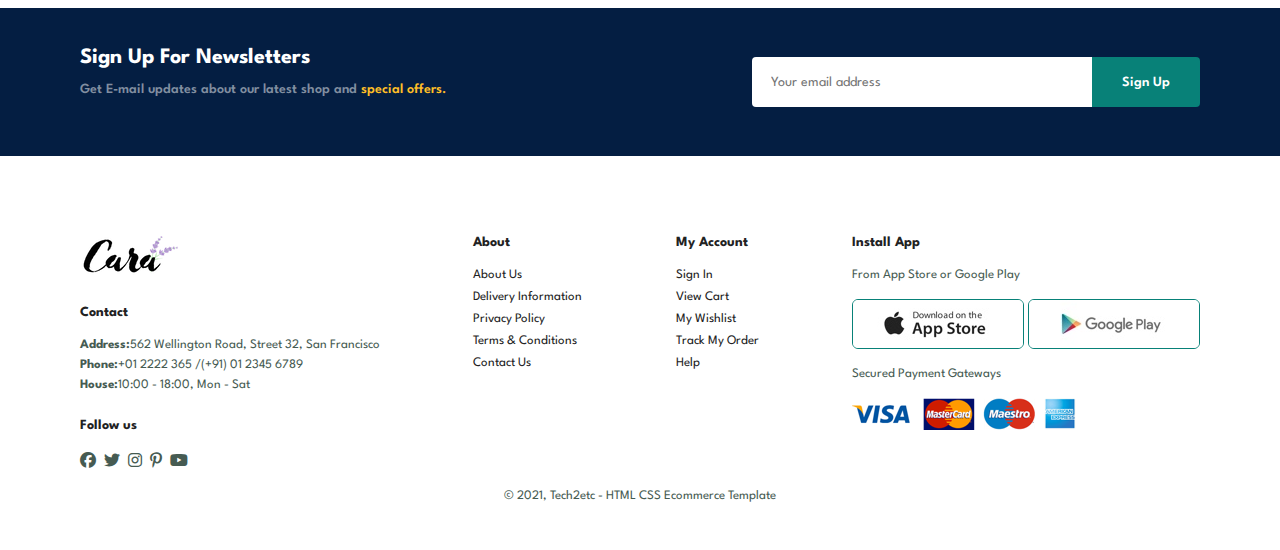
<file: contact.html>
<!DOCTYPE html>
<html lang="en">
<head>
    <meta charset="UTF-8">
    <meta name="viewport" content="width=device-width, initial-scale=1.0">
    <title>Shoping</title>
    <link rel="stylesheet" href="style.css">
    
    <link rel="stylesheet" href="https://cdnjs.cloudflare.com/ajax/libs/font-awesome/6.6.0/css/all.min.css" />
</head>
<body>
    <section id="header">
        
        <a href="#"><img src="../Images/logo.png" class="logo" alt=""></a>
        <div>
            <ul id="navbar">
                <li><a href="index.html">Home</a></li>
                <li><a href="shop.html">Shop</a></li>
                <li><a href="blog.html">Blog</a></li>
                <li><a href="about.html">About</a></li>
                <li><a class="active" href="contact.html">Contact</a></li>
                <li id="lg-bag"><a href="cart.html"><i class="fa-solid fa-bag-shopping"></i></a></li>
                <a href="#" id="close"><i class="fa-solid fa-times"></i></a>
            </ul>
        </div>
        <data id="mobil">
         <a href="cart.html"><i class="fa-solid fa-bag-shopping"></i></a>
         <i id="bar" class="fa-solid fa-outdent"></i>
        </data>
    </section>

    <section id="page-header" class="about-header">
        <h2>#let's_talk</h2>
        <p>LEAVE A MESSAAGE , WE love to hear from you!</p>
    </section>

    <section id="contact-details" class="section-p1">
        <div class="details">
            <span>GET IN TOUCH</span>
            <h2>Visit oen of our agency location or contact us today</h2>
            <h3>Head office</h3>
            <div>
                <li>
                    <i class="fa-solid fa-map"></i>
                    <p>56 Glassford Street Glasgrow GIIUL New York</p>
                </li>
                <li>
                    <i class="fa-solid fa-inbox"></i>
                    <p>kyarasan125@gmail.com</p>
                </li>
                <li>
                    <i class="fa-solid fa-address-book"></i>
                    <p>Contact@example.com</p>
                </li>
                <li>
                    <i class="fa-solid fa-briefcase"></i>
                    <p>Mondday to Saturdaay: 9:00 am to 16.pm</p>
                </li>
            </div>
        </div>
        <div class="map">
            <iframe src="https://www.google.com/maps/embed?pb=!1m18!1m12!1m3!1d3887.4636696258267!2d80.239332574842!3d13.0061184873125!2m3!1f0!2f0!3f0!3m2!1i1024!2i768!4f13.1!3m3!1m2!1s0x3a5267101c040835%3A0x954a8679bd58b2b4!2sIIT%20Madras%20Campus!5e0!3m2!1sen!2sin!4v1721837111893!5m2!1sen!2sin" width="600" height="450" style="border:0;" allowfullscreen="" loading="lazy" referrerpolicy="no-referrer-when-downgrade"></iframe>
        </div>
    </section>

    <section id="form-detials">
        <form action="">
            <span>LEAVE A MESSAGE</span>
            <h2>We love to hear from you</h2>
            <input type="text" placeholder="Your Name">
            <input type="text" placeholder="E-mail">
            <input type="text" placeholder="Subject">
            <textarea name="" id="" cols="30" rows="10" placeholder="Your Message"></textarea>
            <button class="normal">Submit</button>
        </form>
        <div class="people">
            <div>
                <img src="../Images/pepole/1.png" alt="">
                <p><span>John Doe </span> Senior Marketing Manager <br> Phone: + 000 123 000 77 88 <br> Email: contact@gmail.com</p>
            </div>
            <div>
                <img src="../Images/pepole/2.png" alt="">
                <p><span>William Smith </span> Senior Marketing Manager <br> Phone: + 000 123 000 77 88 <br> Email: contact@gmail.com</p>
            </div>
            <div>
                <img src="../Images/pepole/3.png" alt="">
                <p><span>Emma stone </span> Senior Marketing Manager <br> Phone: + 000 123 000 77 88 <br> Email: contact@gmail.com</p>
            </div>
        </div>
    </section>

    <section id="newsletter" class="section-p1 section-m1">
        <div class="newstext">
           <h4>Sign Up For Newsletters</h4>
           <p>Get E-mail updates about our latest shop and <span>special offers.</span></p>
        </div>
        <div class="form">
           <input type="text" placeholder="Your email address">
            <button class="normal">Sign Up</button>
        </div>
    </section> 

    <footer class="section-p1">
      <div class="col">
         <img class="logo" src="../Images/logo.png" alt="">
         <h4>Contact</h4>
         <p><strong>Address:</strong>562 Wellington Road, Street 32, San Francisco</p>
         <p><strong>Phone:</strong>+01 2222 365 /(+91) 01 2345 6789</p>
         <p><strong>House:</strong>10:00 - 18:00, Mon - Sat</p>
         <div class="follow">
            <h4>Follow us</h4>
            <div class="icon">
               <i class="fab fa-facebook"></i>
               <i class="fa-brands fa-twitter"></i>
               <i class="fa-brands fa-instagram"></i>
               <i class="fa-brands fa-pinterest-p"></i>
               <i class="fa-brands fa-youtube"></i>
            </div>
         </div>
      </div>
     <div class="col">
         <h4>About</h4>
         <a href="#">About Us</a>
         <a href="#">Delivery Information</a>
         <a href="#">Privacy Policy</a>
         <a href="#">Terms & Conditions</a>
         <a href="#">Contact Us</a>
      </div>

      <div class="col">
         <h4>My Account</h4>
         <a href="#">Sign In</a>
         <a href="#">View Cart</a>
         <a href="#">My Wishlist</a>
         <a href="#">Track My Order</a>
         <a href="#">Help</a>
      </div>

       <div class="col install">
         <h4>Install App</h4>
         <p>From App Store or Google Play</p>
         <div class="row">
            <img src="../Images/pay/app.jpg" alt="">
             <img src="../Images/pay/play.jpg" alt="">
         </div>
         <p>Secured Payment Gateways</p>
         <img src="../Images/pay/pay.png" alt="">
      </div>

       <div class="copyright">
         <p> &copy; 2021, Tech2etc - HTML CSS Ecommerce Template</p>
      </div>
    
    </footer>
<script src="style.js"></script> 
</body>
</html>
</file>
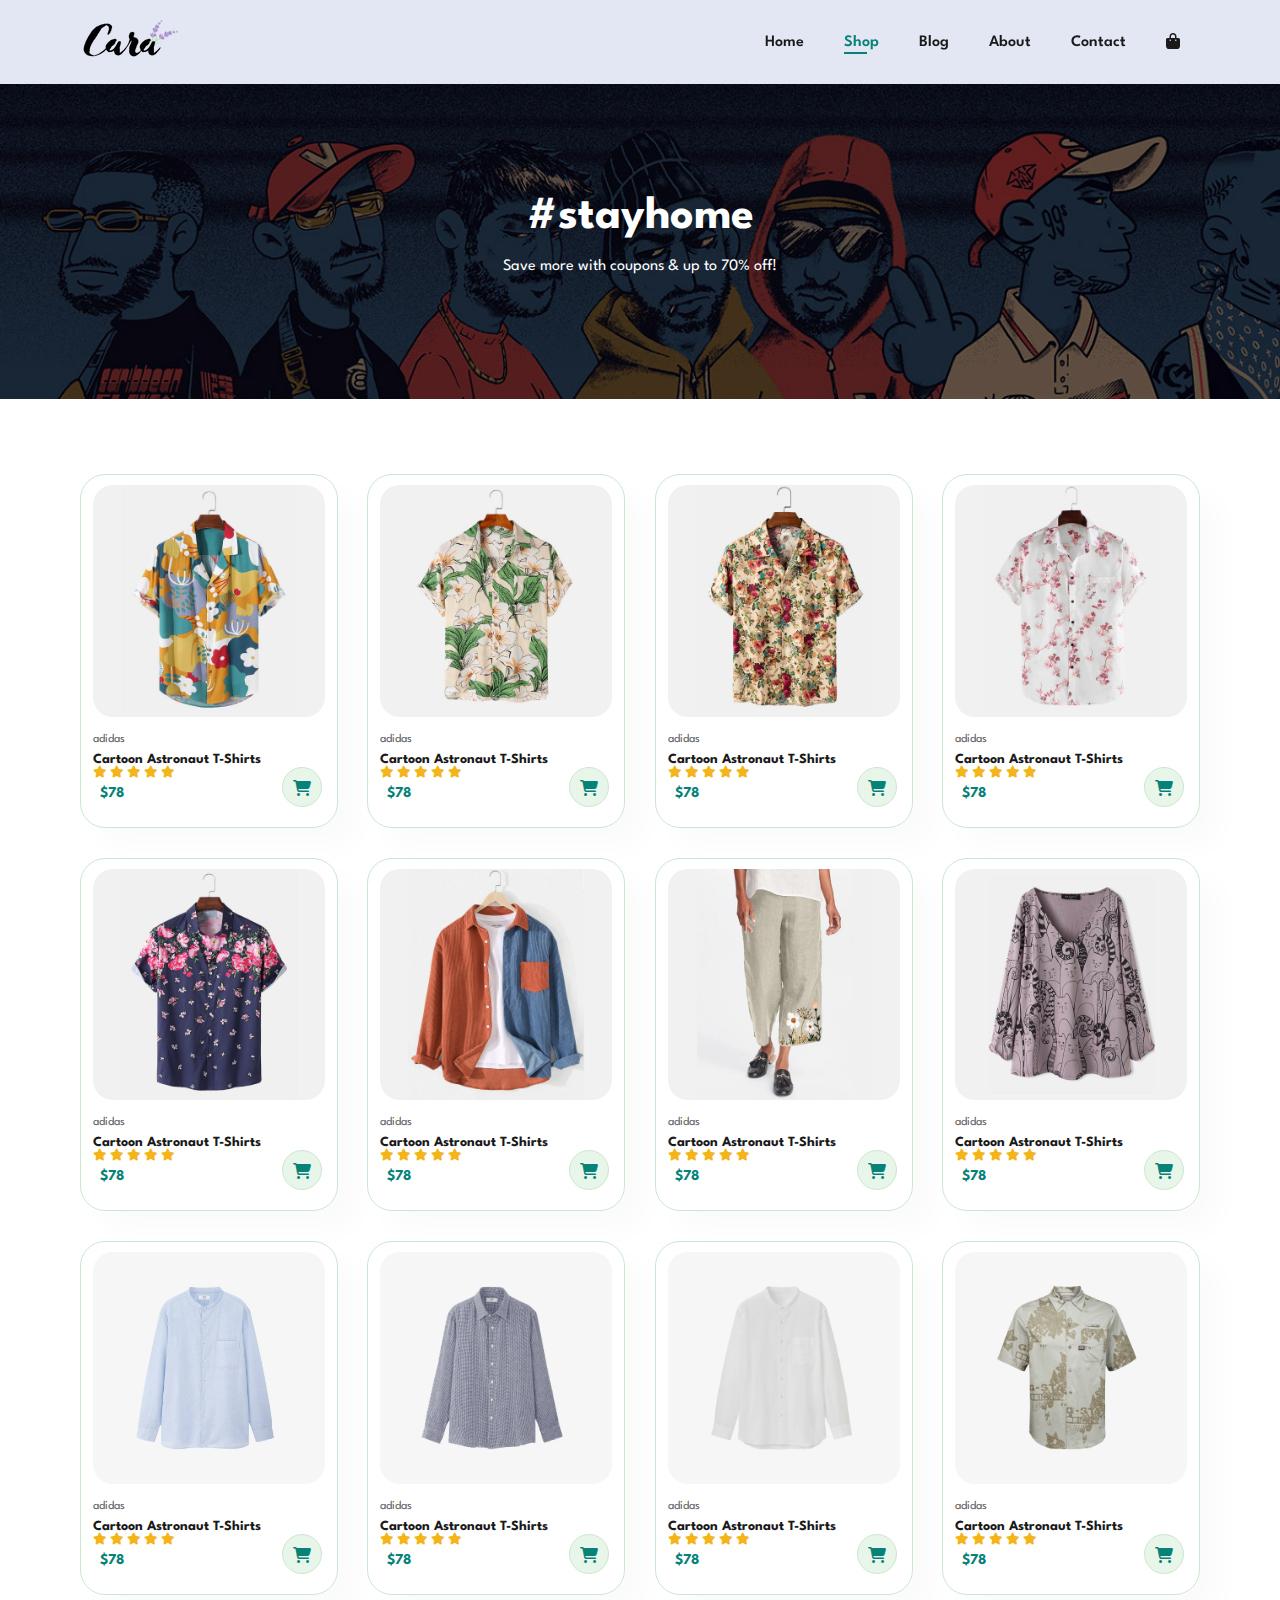
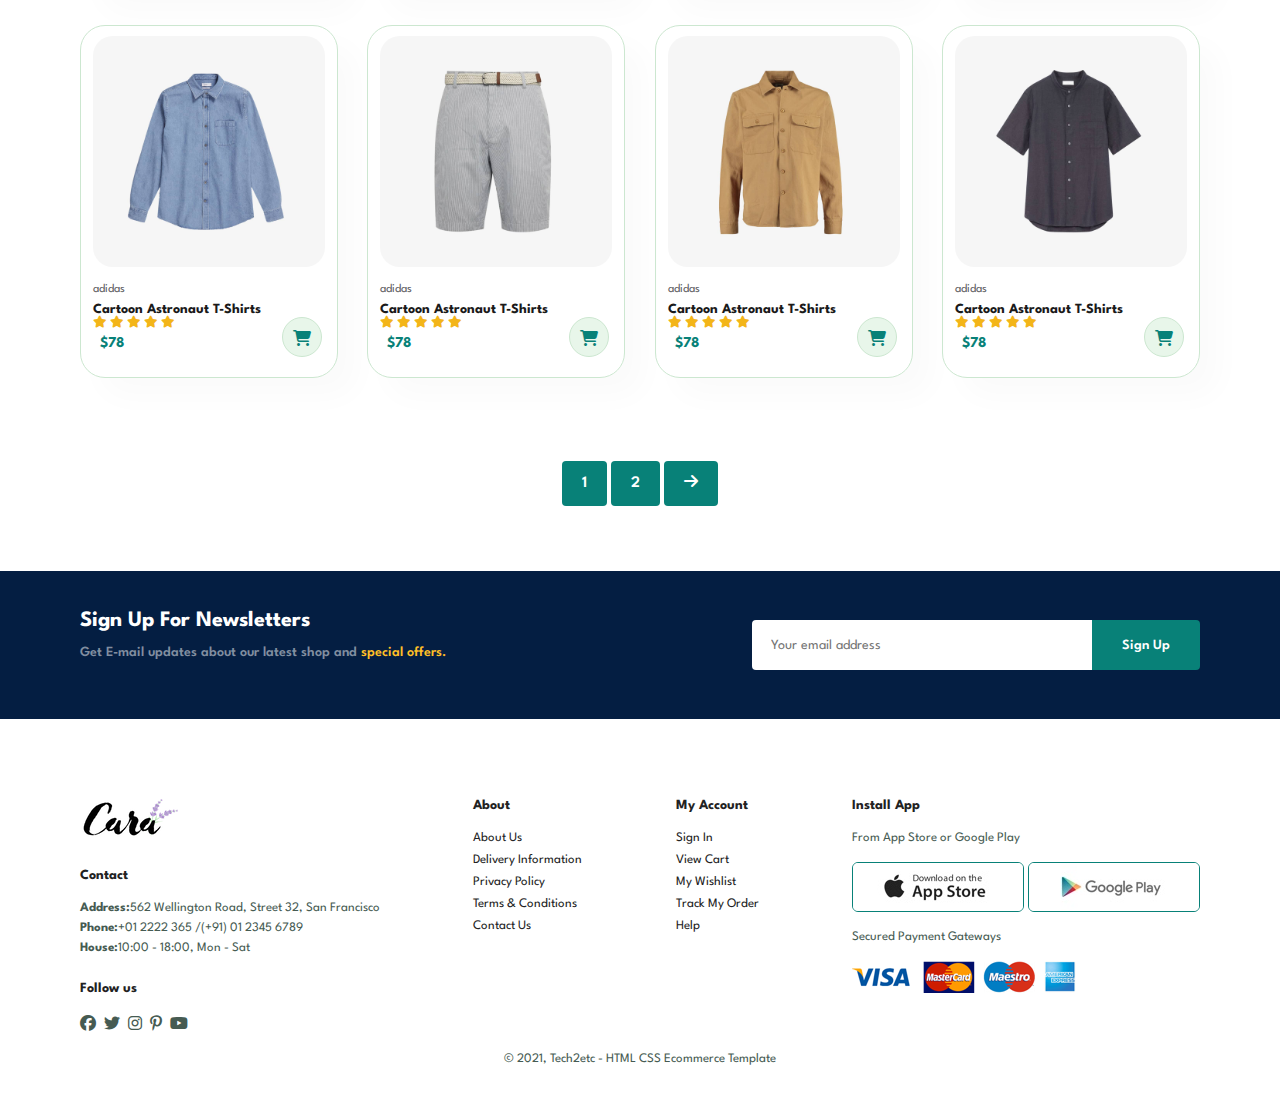
<file: shop.html>
<!DOCTYPE html>
<html lang="en">
<head>
    <meta charset="UTF-8">
    <meta name="viewport" content="width=device-width, initial-scale=1.0">
    <title>Shoping</title>
    <link rel="stylesheet" href="style.css">
    
    <link rel="stylesheet" href="https://cdnjs.cloudflare.com/ajax/libs/font-awesome/6.6.0/css/all.min.css" />
</head>
<body>
    <!--Header-->
    <section id="header">
        
        <a href="#"><img src="../Images/logo.png" class="logo" alt=""></a>
        <div>
            <ul id="navbar">
                <li><a href="index.html">Home</a></li>
                <li><a class="active" href="shop.html">Shop</a></li>
                <li><a href="blog.html">Blog</a></li>
                <li><a href="about.html">About</a></li>
                <li><a href="contact.html">Contact</a></li>
                <li id="lg-bag"><a href="cart.html"><i class="fa-solid fa-bag-shopping"></i></a></li>
                <a href="#" id="close"><i class="fa-solid fa-times"></i></a>
            </ul>
        </div>
        <data id="mobil">
         <a href="cart.html"><i class="fa-solid fa-bag-shopping"></i></a>
         <i id="bar" class="fa-solid fa-outdent"></i>
        </data>
    </section>

    <!--Hero-->
    <section id="page-header">
        <h2>#stayhome</h2>
        <p>Save more with coupons & up to 70% off!</p>
      </section>

    <!--Feature product-->
    <section id="product1" class="section-p1">
           <div class="pro-container" onclick="window.location.href='shopproduct.html'">
              <div class="pro">
                 <img src="../Images/products/f1.jpg" alt="">
                 <div class="des">
                    <span>adidas</span>
                    <h5>Cartoon Astronaut T-Shirts</h5>
                    <div class="star">
                     <i class="fa-solid fa-star"></i>
                     <i class="fa-solid fa-star"></i>
                     <i class="fa-solid fa-star"></i>
                     <i class="fa-solid fa-star"></i>
                     <i class="fa-solid fa-star"></i>
                 </div>
                    <h4>$78</h4>
                 </div>
                 <a href="#"><i class="fa-solid fa-cart-shopping cart"></i></a>
              </div>

              <div class="pro">
                <img src="../Images/products/f2.jpg" alt="">
                <div class="des">
                   <span>adidas</span>
                   <h5>Cartoon Astronaut T-Shirts</h5>
                   <div class="star">
                     <i class="fa-solid fa-star"></i>
                     <i class="fa-solid fa-star"></i>
                     <i class="fa-solid fa-star"></i>
                     <i class="fa-solid fa-star"></i>
                     <i class="fa-solid fa-star"></i>
                   </div>
                   <h4>$78</h4>
                </div>
                <a href="#"><i class="fa-solid fa-cart-shopping cart"></i></a>
             </div>

             <div class="pro">
                <img src="../Images/products/f3.jpg" alt="">
                <div class="des">
                   <span>adidas</span>
                   <h5>Cartoon Astronaut T-Shirts</h5>
                   <div class="star">
                       <i class="fa-solid fa-star"></i>
                       <i class="fa-solid fa-star"></i>
                       <i class="fa-solid fa-star"></i>
                       <i class="fa-solid fa-star"></i>
                       <i class="fa-solid fa-star"></i>
                   </div>
                   <h4>$78</h4>
                </div>
                <a href="#"><i class="fa-solid fa-cart-shopping cart"></i></a>
             </div>

             <div class="pro">
                <img src="../Images/products/f4.jpg" alt="">
                <div class="des">
                   <span>adidas</span>
                   <h5>Cartoon Astronaut T-Shirts</h5>
                   <div class="star">
                       <i class="fa-solid fa-star"></i>
                       <i class="fa-solid fa-star"></i>
                       <i class="fa-solid fa-star"></i>
                       <i class="fa-solid fa-star"></i>
                       <i class="fa-solid fa-star"></i>
                   </div>
                   <h4>$78</h4>
                </div>
                <a href="#"><i class="fa-solid fa-cart-shopping cart"></i></a>
             </div>

             <div class="pro">
                <img src="../Images/products/f5.jpg" alt="">
                <div class="des">
                   <span>adidas</span>
                   <h5>Cartoon Astronaut T-Shirts</h5>
                   <div class="star">
                       <i class="fa-solid fa-star"></i>
                       <i class="fa-solid fa-star"></i>
                       <i class="fa-solid fa-star"></i>
                       <i class="fa-solid fa-star"></i>
                       <i class="fa-solid fa-star"></i>
                   </div>
                   <h4>$78</h4>
                </div>
                <a href="#"><i class="fa-solid fa-cart-shopping cart"></i></a>
             </div>

             <div class="pro">
                <img src="../Images/products/f6.jpg" alt="">
                <div class="des">
                   <span>adidas</span>
                   <h5>Cartoon Astronaut T-Shirts</h5>
                   <div class="star">
                       <i class="fa-solid fa-star"></i>
                       <i class="fa-solid fa-star"></i>
                       <i class="fa-solid fa-star"></i>
                       <i class="fa-solid fa-star"></i>
                       <i class="fa-solid fa-star"></i>
                   </div>
                   <h4>$78</h4>
                </div>
                <a href="#"><i class="fa-solid fa-cart-shopping cart"></i></a>
             </div>

             <div class="pro">
                <img src="../Images/products/f7.jpg" alt="">
                <div class="des">
                   <span>adidas</span>
                   <h5>Cartoon Astronaut T-Shirts</h5>
                   <div class="star">
                       <i class="fa-solid fa-star"></i>
                       <i class="fa-solid fa-star"></i>
                       <i class="fa-solid fa-star"></i>
                       <i class="fa-solid fa-star"></i>
                       <i class="fa-solid fa-star"></i>
                   </div>
                   <h4>$78</h4>
                </div>
                <a href="#"><i class="fa-solid fa-cart-shopping cart"></i></a>
             </div>

             <div class="pro">
                <img src="../Images/products/f8.jpg" alt="">
                <div class="des">
                   <span>adidas</span>
                   <h5>Cartoon Astronaut T-Shirts</h5>
                   <div class="star">
                       <i class="fa-solid fa-star"></i>
                       <i class="fa-solid fa-star"></i>
                       <i class="fa-solid fa-star"></i>
                       <i class="fa-solid fa-star"></i>
                       <i class="fa-solid fa-star"></i>
                   </div>
                   <h4>$78</h4>
                </div>
                <a href="#"><i class="fa-solid fa-cart-shopping cart"></i></a>
             </div>
         
              <div class="pro">
                 <img src="../Images/products/n1.jpg" alt="">
                 <div class="des">
                    <span>adidas</span>
                    <h5>Cartoon Astronaut T-Shirts</h5>
                    <div class="star">
                        <i class="fa-solid fa-star"></i>
                        <i class="fa-solid fa-star"></i>
                        <i class="fa-solid fa-star"></i>
                        <i class="fa-solid fa-star"></i>
                        <i class="fa-solid fa-star"></i>
                    </div>
                    <h4>$78</h4>
                 </div>
                 <a href="#"><i class="fa-solid fa-cart-shopping cart"></i></a>
              </div>

              <div class="pro">
                <img src="../Images/products/n2.jpg" alt="">
                <div class="des">
                   <span>adidas</span>
                   <h5>Cartoon Astronaut T-Shirts</h5>
                   <div class="star">
                       <i class="fa-solid fa-star"></i>
                       <i class="fa-solid fa-star"></i>
                       <i class="fa-solid fa-star"></i>
                       <i class="fa-solid fa-star"></i>
                       <i class="fa-solid fa-star"></i>
                   </div>
                   <h4>$78</h4>
                </div>
                <a href="#"><i class="fa-solid fa-cart-shopping cart"></i></a>
             </div>

             <div class="pro">
                <img src="../Images/products/n3.jpg" alt="">
                <div class="des">
                   <span>adidas</span>
                   <h5>Cartoon Astronaut T-Shirts</h5>
                   <div class="star">
                       <i class="fa-solid fa-star"></i>
                       <i class="fa-solid fa-star"></i>
                       <i class="fa-solid fa-star"></i>
                       <i class="fa-solid fa-star"></i>
                       <i class="fa-solid fa-star"></i>
                   </div>
                   <h4>$78</h4>
                </div>
                <a href="#"><i class="fa-solid fa-cart-shopping cart"></i></a>
             </div>

             <div class="pro">
                <img src="../Images/products/n4.jpg" alt="">
                <div class="des">
                   <span>adidas</span>
                   <h5>Cartoon Astronaut T-Shirts</h5>
                   <div class="star">
                       <i class="fa-solid fa-star"></i>
                       <i class="fa-solid fa-star"></i>
                       <i class="fa-solid fa-star"></i>
                       <i class="fa-solid fa-star"></i>
                       <i class="fa-solid fa-star"></i>
                   </div>
                   <h4>$78</h4>
                </div>
                <a href="#"><i class="fa-solid fa-cart-shopping cart"></i></a>
             </div>

             <div class="pro">
                <img src="../Images/products/n5.jpg" alt="">
                <div class="des">
                   <span>adidas</span>
                   <h5>Cartoon Astronaut T-Shirts</h5>
                   <div class="star">
                       <i class="fa-solid fa-star"></i>
                       <i class="fa-solid fa-star"></i>
                       <i class="fa-solid fa-star"></i>
                       <i class="fa-solid fa-star"></i>
                       <i class="fa-solid fa-star"></i>
                   </div>
                   <h4>$78</h4>
                </div>
                <a href="#"><i class="fa-solid fa-cart-shopping cart"></i></a>
             </div>

             <div class="pro">
                <img src="../Images/products/n6.jpg" alt="">
                <div class="des">
                   <span>adidas</span>
                   <h5>Cartoon Astronaut T-Shirts</h5>
                   <div class="star">
                       <i class="fa-solid fa-star"></i>
                       <i class="fa-solid fa-star"></i>
                       <i class="fa-solid fa-star"></i>
                       <i class="fa-solid fa-star"></i>
                       <i class="fa-solid fa-star"></i>
                   </div>
                   <h4>$78</h4>
                </div>
                <a href="#"><i class="fa-solid fa-cart-shopping cart"></i></a>
             </div>

             <div class="pro">
                <img src="../Images/products/n7.jpg" alt="">
                <div class="des">
                   <span>adidas</span>
                   <h5>Cartoon Astronaut T-Shirts</h5>
                   <div class="star">
                       <i class="fa-solid fa-star"></i>
                       <i class="fa-solid fa-star"></i>
                       <i class="fa-solid fa-star"></i>
                       <i class="fa-solid fa-star"></i>
                       <i class="fa-solid fa-star"></i>
                   </div>
                   <h4>$78</h4>
                </div>
                <a href="#"><i class="fa-solid fa-cart-shopping cart"></i></a>
             </div>

             <div class="pro">
                <img src="../Images/products/n8.jpg" alt="">
                <div class="des">
                   <span>adidas</span>
                   <h5>Cartoon Astronaut T-Shirts</h5>
                   <div class="star">
                       <i class="fa-solid fa-star"></i>
                       <i class="fa-solid fa-star"></i>
                       <i class="fa-solid fa-star"></i>
                       <i class="fa-solid fa-star"></i>
                       <i class="fa-solid fa-star"></i>
                   </div>
                   <h4>$78</h4>
                </div>
                <a href="#"><i class="fa-solid fa-cart-shopping cart"></i></a>
             </div>
           </div>
    </section>

    <section id="pagination" class="section-p1">
        <a href="#">1</a>
        <a href="#">2</a>
        <a href="#"><i class="fa-sharp fa-solid fa-arrow-right"></i></a>
    </section>

    <section id="newsletter" class="section-p1 section-m1">
      <div class="newstext">
         <h4>Sign Up For Newsletters</h4>
         <p>Get E-mail updates about our latest shop and <span>special offers.</span></p>
      </div>
      <div class="form">
         <input type="text" placeholder="Your email address">
          <button class="normal">Sign Up</button>
      </div>
    </section> 

    <footer class="section-p1">
      <div class="col">
         <img class="logo" src="../Images/logo.png" alt="">
         <h4>Contact</h4>
         <p><strong>Address:</strong>562 Wellington Road, Street 32, San Francisco</p>
         <p><strong>Phone:</strong>+01 2222 365 /(+91) 01 2345 6789</p>
         <p><strong>House:</strong>10:00 - 18:00, Mon - Sat</p>
         <div class="follow">
            <h4>Follow us</h4>
            <div class="icon">
               <i class="fab fa-facebook"></i>
               <i class="fa-brands fa-twitter"></i>
               <i class="fa-brands fa-instagram"></i>
               <i class="fa-brands fa-pinterest-p"></i>
               <i class="fa-brands fa-youtube"></i>
            </div>
         </div>
      </div>
     <div class="col">
         <h4>About</h4>
         <a href="#">About Us</a>
         <a href="#">Delivery Information</a>
         <a href="#">Privacy Policy</a>
         <a href="#">Terms & Conditions</a>
         <a href="#">Contact Us</a>
      </div>

      <div class="col">
         <h4>My Account</h4>
         <a href="#">Sign In</a>
         <a href="#">View Cart</a>
         <a href="#">My Wishlist</a>
         <a href="#">Track My Order</a>
         <a href="#">Help</a>
      </div>

       <div class="col install">
         <h4>Install App</h4>
         <p>From App Store or Google Play</p>
         <div class="row">
            <img src="../Images/pay/app.jpg" alt="">
             <img src="../Images/pay/play.jpg" alt="">
         </div>
         <p>Secured Payment Gateways</p>
         <img src="../Images/pay/pay.png" alt="">
      </div>

       <div class="copyright">
         <p> &copy; 2021, Tech2etc - HTML CSS Ecommerce Template</p>
      </div>
    
    </footer>
<script src="style.js"></script> 
</body>
</html>
</file>
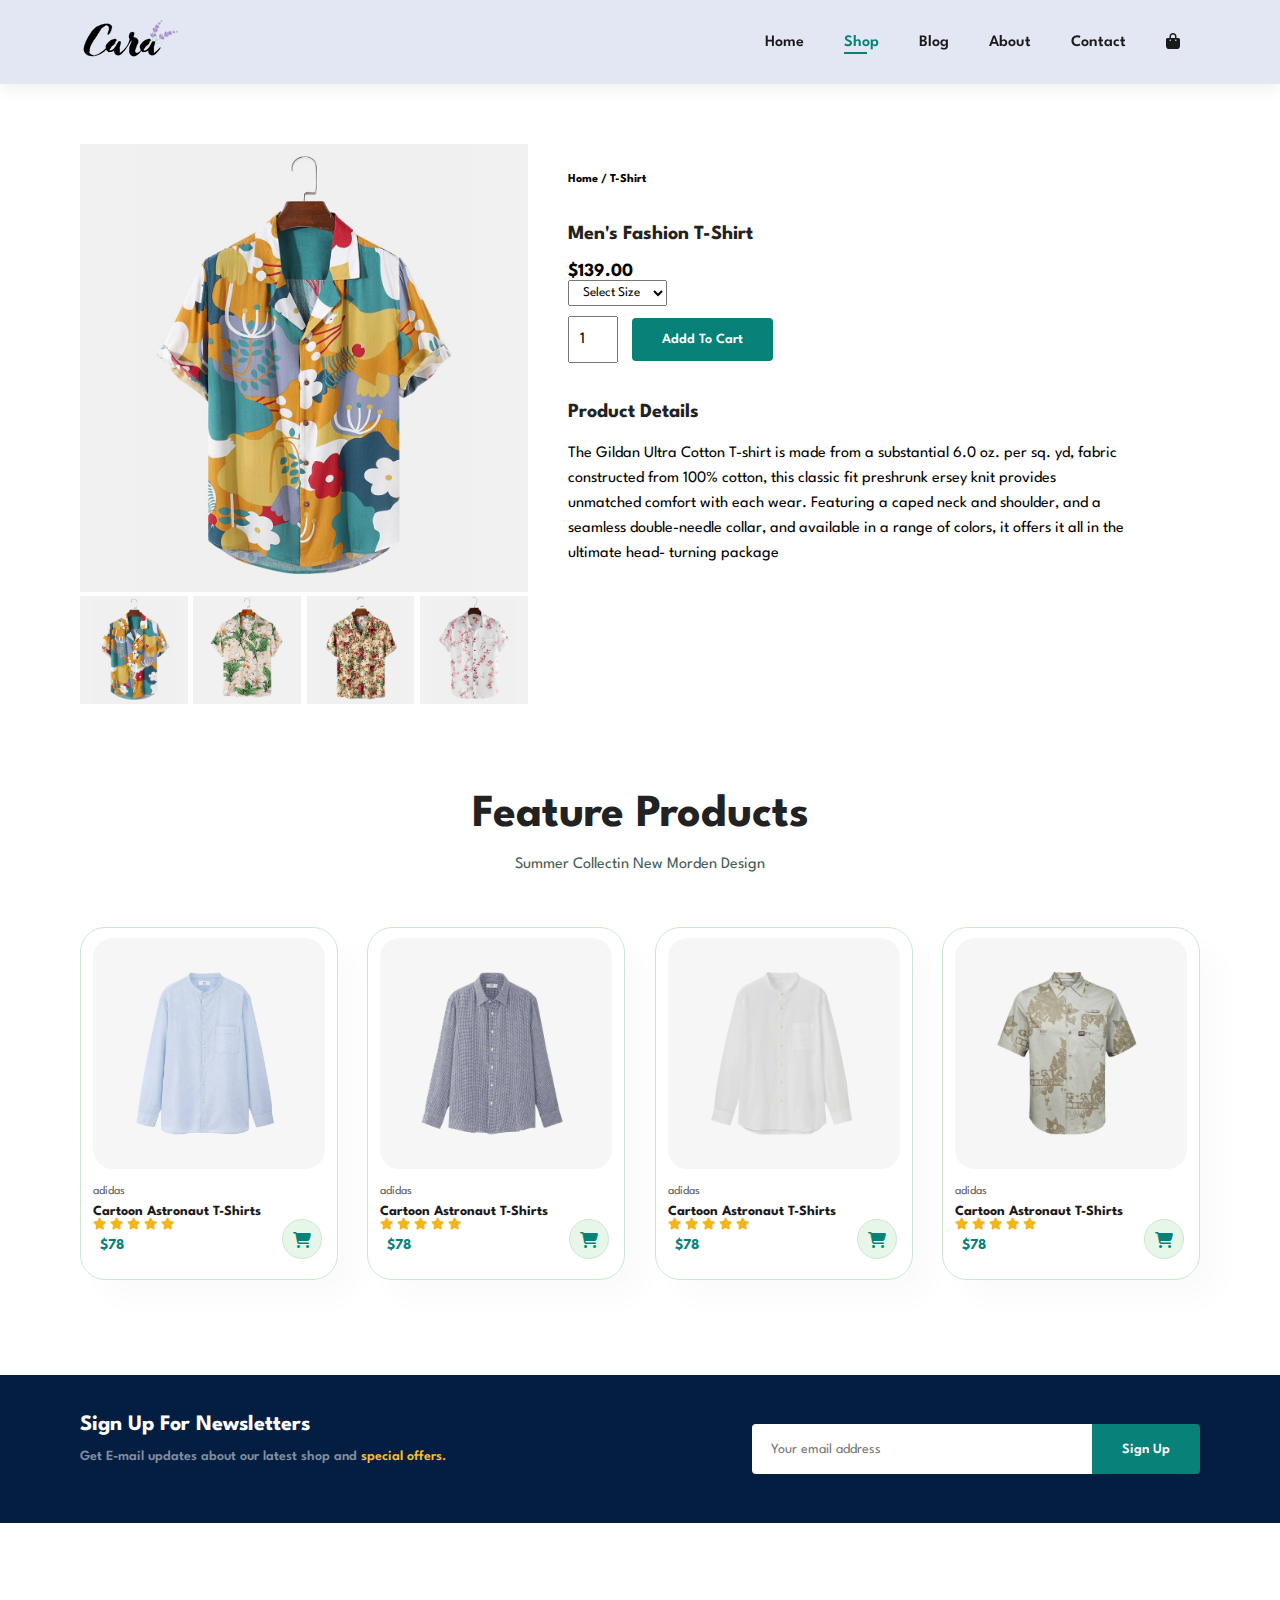
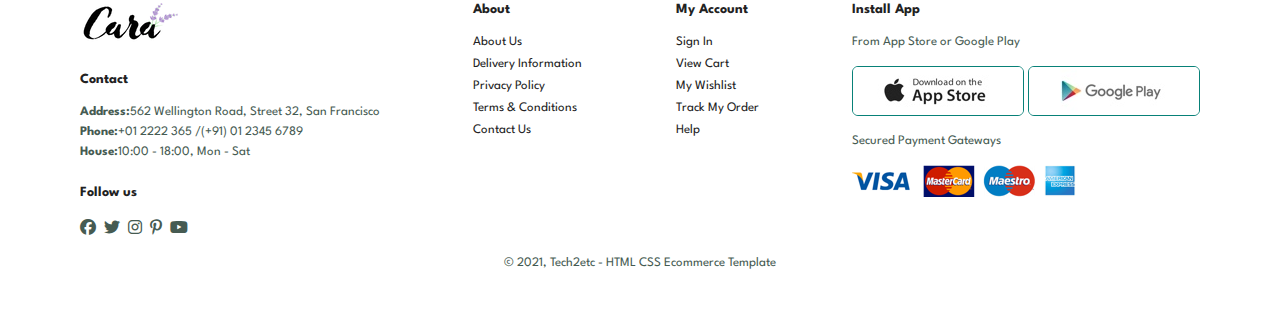
<file: shopproduct.html>
<!DOCTYPE html>
<html lang="en">
<head>
    <meta charset="UTF-8">
    <meta name="viewport" content="width=device-width, initial-scale=1.0">
    <title>Shoping</title>
    <link rel="stylesheet" href="style.css">
    
    <link rel="stylesheet" href="https://cdnjs.cloudflare.com/ajax/libs/font-awesome/6.6.0/css/all.min.css" />
</head>
<body>
    <!--Header-->
    <section id="header">
        
        <a href="#"><img src="../Images/logo.png" class="logo" alt=""></a>
        <div>
            <ul id="navbar">
                <li><a href="index.html">Home</a></li>
                <li><a class="active" href="shop.html">Shop</a></li>
                <li><a href="blog.html">Blog</a></li>
                <li><a href="about.html">About</a></li>
                <li><a href="contact.html">Contact</a></li>
                <li id="lg-bag"><a href="cart.html"><i class="fa-solid fa-bag-shopping"></i></a></li>
                <a href="#" id="close"><i class="fa-solid fa-times"></i></a>
            </ul>
        </div>
        <data id="mobil">
         <a href="cart.html"><i class="fa-solid fa-bag-shopping"></i></a>
         <i id="bar" class="fa-solid fa-outdent"></i>
        </data>
    </section>

    <section id="prodetails" class="section-p1">
        <div class="single-pro-image">
            <img src="../Images/products/f1.jpg" width="100%"
            id="Main-Img" alt="">
            <div class="small-img-group">
                <div class="small-img-col">
                    <img src="../Images/products/f1.jpg" width="100%" class="small-img"
                     alt="">
                </div>
                <div class="small-img-col">
                    <img src="../Images/products/f2.jpg" width="100%"  class="small-img"
                     alt="">
                </div>
                <div class="small-img-col">
                    <img src="../Images/products/f3.jpg" width="100%" class="small-img"
                     alt="">
                </div>
                <div class="small-img-col">
                    <img src="../Images/products/f4.jpg" width="100%" class="small-img"
                     alt="">
                </div>
            </div>
        </div>
        <div class="single-pro-details">
            <h6>Home / T-Shirt</h6>
            <h4>Men's Fashion T-Shirt</h4>
            <h3>$139.00</h3>
            <select>
                <option>Select Size</option>
                <option>XL</option>
                <option>XX</option>
                <option>Small</option>
                <option>Large</option>
            </select>
            <input type="number" value="1">
            <button class="normal">Addd To Cart</button>
            <h4>Product Details</h4>
            <span>The Gildan Ultra Cotton T-shirt is made from a substantial 6.0 oz. per sq. yd, fabric constructed from 100% cotton, this classic fit preshrunk ersey knit provides unmatched comfort with each wear. Featuring a caped neck and shoulder, and a seamless double-needle collar, and available in a range of colors, it offers it all in the ultimate head- turning package</span>
        </div>
    </section>
    <section id="product1" class="section-p1">
        <h2>Feature Products</h2>
        <p>Summer Collectin New Morden Design</p>
        <div class="pro-container">
           <div class="pro">
              <img src="../Images/products/n1.jpg" alt="">
              <div class="des">
                 <span>adidas</span>
                 <h5>Cartoon Astronaut T-Shirts</h5>
                 <div class="star">
                     <i class="fa-solid fa-star"></i>
                     <i class="fa-solid fa-star"></i>
                     <i class="fa-solid fa-star"></i>
                     <i class="fa-solid fa-star"></i>
                     <i class="fa-solid fa-star"></i>
                 </div>
                 <h4>$78</h4>
              </div>
              <a href="#"><i class="fa-solid fa-cart-shopping cart"></i></a>
           </div>

           <div class="pro">
             <img src="../Images/products/n2.jpg" alt="">
             <div class="des">
                <span>adidas</span>
                <h5>Cartoon Astronaut T-Shirts</h5>
                <div class="star">
                    <i class="fa-solid fa-star"></i>
                    <i class="fa-solid fa-star"></i>
                    <i class="fa-solid fa-star"></i>
                    <i class="fa-solid fa-star"></i>
                    <i class="fa-solid fa-star"></i>
                </div>
                <h4>$78</h4>
             </div>
             <a href="#"><i class="fa-solid fa-cart-shopping cart"></i></a>
          </div>

          <div class="pro">
             <img src="../Images/products/n3.jpg" alt="">
             <div class="des">
                <span>adidas</span>
                <h5>Cartoon Astronaut T-Shirts</h5>
                <div class="star">
                    <i class="fa-solid fa-star"></i>
                    <i class="fa-solid fa-star"></i>
                    <i class="fa-solid fa-star"></i>
                    <i class="fa-solid fa-star"></i>
                    <i class="fa-solid fa-star"></i>
                </div>
                <h4>$78</h4>
             </div>
             <a href="#"><i class="fa-solid fa-cart-shopping cart"></i></a>
          </div>

          <div class="pro">
             <img src="../Images/products/n4.jpg" alt="">
             <div class="des">
                <span>adidas</span>
                <h5>Cartoon Astronaut T-Shirts</h5>
                <div class="star">
                    <i class="fa-solid fa-star"></i>
                    <i class="fa-solid fa-star"></i>
                    <i class="fa-solid fa-star"></i>
                    <i class="fa-solid fa-star"></i>
                    <i class="fa-solid fa-star"></i>
                </div>
                <h4>$78</h4>
             </div>
             <a href="#"><i class="fa-solid fa-cart-shopping cart"></i></a>
          </div>
        </div>
 </section>
    <section id="newsletter" class="section-p1 section-m1">
      <div class="newstext">
         <h4>Sign Up For Newsletters</h4>
         <p>Get E-mail updates about our latest shop and <span>special offers.</span></p>
      </div>
      <div class="form">
         <input type="text" placeholder="Your email address">
          <button class="normal">Sign Up</button>
      </div>
    </section> 

    <footer class="section-p1">
      <div class="col">
         <img class="logo" src="../Images/logo.png" alt="">
         <h4>Contact</h4>
         <p><strong>Address:</strong>562 Wellington Road, Street 32, San Francisco</p>
         <p><strong>Phone:</strong>+01 2222 365 /(+91) 01 2345 6789</p>
         <p><strong>House:</strong>10:00 - 18:00, Mon - Sat</p>
         <div class="follow">
            <h4>Follow us</h4>
            <div class="icon">
               <i class="fab fa-facebook"></i>
               <i class="fa-brands fa-twitter"></i>
               <i class="fa-brands fa-instagram"></i>
               <i class="fa-brands fa-pinterest-p"></i>
               <i class="fa-brands fa-youtube"></i>
            </div>
         </div>
      </div>
     <div class="col">
         <h4>About</h4>
         <a href="#">About Us</a>
         <a href="#">Delivery Information</a>
         <a href="#">Privacy Policy</a>
         <a href="#">Terms & Conditions</a>
         <a href="#">Contact Us</a>
      </div>

      <div class="col">
         <h4>My Account</h4>
         <a href="#">Sign In</a>
         <a href="#">View Cart</a>
         <a href="#">My Wishlist</a>
         <a href="#">Track My Order</a>
         <a href="#">Help</a>
      </div>

       <div class="col install">
         <h4>Install App</h4>
         <p>From App Store or Google Play</p>
         <div class="row">
            <img src="../Images/pay/app.jpg" alt="">
             <img src="../Images/pay/play.jpg" alt="">
         </div>
         <p>Secured Payment Gateways</p>
         <img src="../Images/pay/pay.png" alt="">
      </div>

       <div class="copyright">
         <p> &copy; 2021, Tech2etc - HTML CSS Ecommerce Template</p>
      </div>
    
    </footer>

    <script>
        var MainImg = document.getElementById("Main-Img");
        var smallimg = document.getElementsByClassName("small-img");
        
        smallimg[0].onclick = function(){
            MainImg.src= smallimg[0].src;
        }
        smallimg[1].onclick = function(){
            MainImg.src= smallimg[1].src;
        }
        smallimg[2].onclick = function(){
            MainImg.src= smallimg[2].src;
        }
        smallimg[3].onclick = function(){
            MainImg.src= smallimg[3].src;
        }
    </script>
<script src="style.js"></script> 
</body>
</html>
</file>
<file: style.css>
@import url("ttps://fonts.googleapis.com/css2?family=Spartan:wght@100;200;300;400;500;600;700;800;900&display=swap");
*{
  margin: 0;
  padding: 0;
  box-sizing: border-box;
  font-family: "Spartan", sans-serif;
}
html {
  scroll-behavior: smooth;
}
/* Global Styles */

h1 {
  font-size: 50px;
  line-height: 64px;
  color: #222;
}
h2 {
  font-size: 46px;
  line-height: 54px;
  color: #222;
}
h4 {
    font-size: 20px;
    color: #222;
  }
h6 {
    font-weight: 700;
    font-size: 12px;
  }
p {
    font-size: 16px;
    color: #465b52;
    margin: 15px 0 20px 0;
  }
.section-p1 {
    padding: 40px 80px;
  }
.section-m1 {
    margin: 40px 0;
  }
button.normal{
  font-size: 14px;
  font-weight: 600;
  padding: 15px 30px;
  color: #000;
  background-color: #fff;
  border-radius: 4px;
  cursor: pointer;
  outline: none;
  border: none;
  transition: 0.2s;
  }

button.white{
    font-size: 13px;
    font-weight: 600;
    padding: 11px 18px;
    color: #ffffff;
    background-color: transparent;
    cursor: pointer;
    outline: none;
    border: 1px solid #fff;
    transition: 0.2s;
    }
body{
  width: 100%;
}
  /* Header start*/
#header{
  display: flex;
  align-items: center;
  justify-content: space-between;
  padding: 20px  80px;
  background-color: #e3e6f3;
  z-index: 999;
  position: sticky;
  top: 0;
  left: 0;
  box-shadow: 0 5px 15px rgba(0, 0, 0, 0.06);
  }
#navbar{
    display: flex;
    justify-content: center;
    align-items: center
  }
#navbar li{
   list-style: none;
   padding: 0 20px;
   position: relative;
  }
#navbar li a{
    text-decoration: none;
    font-size: 16px;
    font-weight: 600;
    color: #1a1a1a;
    transition: 0.3s ease;
  }
#navbar li a:hover,
#navbar li a.active{
    color: #088178;
  }
#navbar li a.active::before,
#navbar li a:hover::before{
    content: '';
    width: 30%;
    height: 2px;
    background-color: #088178;
    position: absolute;
    bottom: -4px;
    left: 20px;
  }
#mobil{
  display: none;
  align-items: center;
}
#close{
  display: none;
}

  /*Home page*/
#hero{
   background-image: url("./Images/hero4.png");
   height: 90vh;
   width: 100%;
   background-size: cover;
   background-position: top 25%  right 0;
   padding: 0 80px;
   display: flex;
   flex-direction: column;
   align-items:flex-start;
   justify-content: center;
  }
#hero h4{
    padding-bottom: 15px;
  }
#hero h1{
    color: #088178;
  }
#hero button{
  background-image: url('./Images/button.png');
  background-color: transparent;
  color: #088178;
  border: none;
  padding:14px 80px 14px 65px;
  background-repeat: no-repeat;
  cursor: pointer;
  font-weight: 700;
  font-size: 15px;
}

#feature{
  display: flex;
  align-items: center;
  justify-content: space-between;
  flex-wrap: wrap;
}
#feature .fe-box{
 width: 180px;
 text-align: center;
 padding: 25px 15px;
 box-shadow: 20px 20px 34px rgba(0, 0, 0, 0.03);
 border: 1px solid #cce7d0;
 border-radius: 4px;
 margin: 15px 0;
}
#feature .fe-box:hover{
  box-shadow: 10px 10px 54px rgba(70, 62, 221, 0.1);
}
#feature .fe-box img{
  width: 100%;
  margin-bottom: 10px;
}
#feature .fe-box h6{
  padding: 9px 8px 6px 8px;
  line-height: 1;
  border-radius: 4px;
  color: #088178;
  background-color: #fddde4;
  display: inline-block;
}
#feature .fe-box:nth-child(2) h6{
  background-color: #cdebbc;
}
#feature .fe-box:nth-child(3) h6{
  background-color: #d1e8fe;
}
#feature .fe-box:nth-child(4) h6{
  background-color: #cdd4f6;
}
#feature .fe-box:nth-child(5) h6{
  background-color: #f6dbf6;
}
#feature .fe-box:nth-child(6) h6{
  background-color: #fff2e5;
}
#product1{
  text-align: center;
}
#product1 .pro-container{
  display: flex;
  justify-content: space-between;
  padding-top: 20px;
  flex-wrap: wrap;
}
#product1 .pro{
  width: 23%;
  min-width: 250px;
  padding: 10px 12px;
  border:1px solid #cce7d0;
  cursor: pointer;
  border-radius: 25px;
  position: relative;
  box-shadow: 20px 20px 30px rgba(0, 0, 0, 0.02);
  margin: 15px 0;
  transition: 0.2s ease-in-out;
}
#product1 .pro:hover{
  box-shadow: 20px 20px 30px rgba(0, 0, 0, 0.06);
}
#product1 .pro img{
  width: 100%;
  border-radius: 20px;
}
#product1 .pro .des{
text-align: start;
padding: 10px 0;
}
#product1 .pro .des span{
  color: #606063;
  font-size: 12px;
}
#product1 .pro .des h5{
  padding-top: 7px;
  color: #1a1a1a;
  font-size: 14px;
}
#product1 .pro .des .star{
  font-size: 12px;
  color: rgb(243,181,25);
}
#product1 .pro .des h4{
  padding: 7px;
  font-size: 15px;
  font-weight: 700;
  color: #088178;
}
#product1 .pro .cart{
  width: 40px;
  height: 40px;
  line-height: 40px;
  border-radius: 50px;
  background-color: #e8f6ea;
  color: #088178;
  border: 1px solid #cce7d0;
  position: absolute;
  bottom: 20px;
  right: 15px;
}
#banner{
  display: flex;
  justify-content: center;
  align-items: center;
  flex-direction: column;
  text-align: center;
  background-image: url('./Images/banner/b2.jpg');
  width: 100%;
  height: 40vh;
  background-size: cover;
  background-position: center;
}
#banner h4{
  color: white;
  font-size: 60px;
}
#banner h2{
  color: white;
  font-size: 30px;
  padding: 10px 0;
}
#banner h2 span{
  color: #ef3636;
}
#banner button{
  border: none;
}
#banner button:hover{
  background-color: #088178;
  color: #fff;
}
#sm-banner .banner-box{
display: flex;
flex-direction: column;
justify-content: center;
align-items: flex-start;
background-image: url('./Images/banner/b17.jpg');
min-width: 580px;
height: 50vh;
background-size: cover;
background-position:center;
padding: 30px;
}
#sm-banner{
  display: flex;
  justify-content: space-between;
  flex-wrap: wrap;
}
#sm-banner .banner-box h4{
  color: #fff;
  font-size: 20px;
  font-weight: 300;
}
#sm-banner .banner-box h2{
  color: #fff;
  font-size: 28px;
  font-weight: 800;
}
#sm-banner .banner-box span{
  color: #fff;
  font-size: 14px;
  font-weight: 500;
  padding: 15px;
}
#sm-banner .banner-box .white:hover{
  background-color:#088178;
  border: 1px solid #088178;
}
#sm-banner .banner-box2{
  background-image: url('./Images/banner/b10.jpg');
}
#banner3{
  display:flex;
  justify-content: space-between;
  flex-wrap: wrap;
  padding: 0 80px;
}
#banner3 .banner-box{
display: flex;
flex-direction: column;
justify-content: center;
align-items: flex-start;
background-image: url('./Images/banner/b7.jpg');
min-width: 30%;
height: 30vh;
background-size: cover;
background-position:center;
padding: 20px;
margin-bottom: 20px;
}
#banner3 .banner-box2{
  background-image: url('./Images/banner/b4.jpg');
}
#banner3 .banner-box3{
  background-image: url('./Images/banner/b18.jpg');
}
#banner3  h2{
  color: #fff;
  font-weight: 900;
  font-size: 22px;
}
#banner3  h3{
  color: #ec544e;
  font-weight: 800;
  font-size: 15px;
}

#newsletter{
  display: flex;
  justify-content: space-between;
  align-items: center;
  flex-wrap: wrap;
  border-image: url('./Images/banner/b14.png');
  background-repeat: no-repeat;
  background-position: 20% 30%;
  background-color: #041e42;
}
#newsletter h4{
  font-size: 22px;
  font-weight: 700;
  color: #fff;
}
#newsletter p{
  font-size: 14px;
  font-weight: 600;
  color: #818ea0;
}
#newsletter p span{
  color: #ffbf27;
}
#newsletter input{
  height: 3.125rem;
  padding: 0 1.25em;
  font-size: 14px;
  width: 100%;
  border: 1px solid transparent;
  border-radius: 4px;
  outline: none;
  border-top-right-radius:0;
  border-bottom-right-radius:0;
}
#newsletter .form{
  display: flex;
  width: 40%;
}
#newsletter button{
  background-color: #088178;
  color: #fff;
  white-space:nowrap;
  border-top-left-radius:0;
  border-bottom-left-radius:0;
}

footer{
    display: flex;
    flex-wrap: wrap;
    justify-content: space-between;
  }
footer .col{
    display: flex;
    flex-direction: column;
    align-items: flex-start;
    margin-bottom: 20px;
  }
footer .logo{
  margin-bottom: 30px;
}
footer h4{
  font-size: 14px;
  padding-bottom: 20px;
}
footer p{
  font-size: 13px;
  margin:0 0 8px 0;
}
footer a{
  font-size: 13px;
  text-decoration: none;
  color: #222;
 margin-bottom: 10px;
}
footer .follow{
  margin-top: 20px;
}
footer .follow i{
  color: #465b52;
  padding-right: 4px;
  cursor: pointer;
}
footer .install .row img{
 border: 1px solid #088178;
 border-radius: 6px;
}
footer .install img{
  margin: 10px 0 15px 0;
}
footer .follow i:hover,
footer a:hover{
  color: #088178;
}
footer .copyright{
  width: 100%;
  text-align: center;
}

/*shop page*/
#page-header{
  background: url(./Images/banner/b1.jpg) no-repeat;
  width: 100%;
  height: 35vh;
  background-size: cover;
  display: flex;
  justify-content: center;
  align-items: center;
  flex-direction: column;
  padding: 14px;
}

#page-header h2,
#page-header p{
  color: #fff;
}
#pagination{
  text-align: center;
}
#pagination a{
  text-decoration: none;
  background-color: #088178;
  padding: 15px 20px;
  border-radius: 4px;
  color: #fff;
  font-weight: 600;
}
#pagination a i{
  font-size: 16px;
  font-weight: 600;
}

/*single product*/
#prodetails{
  display: flex;
  margin-top:20px;
}
#prodetails .single-pro-image{
  width: 40%;
}
.small-img-group{
  display: flex;
  justify-content: space-between;
}
.small-img-col{
  flex-basis: 24%;
  cursor: pointer;
}
#prodetails .single-pro-details{
  width: 50%;
  margin-left: 40px;
  padding-top:30px;
}
#prodetails .single-pro-details h4{
  padding: 40px 0 20px 0;
}
#prodetails .single-pro-details h2{
 font-size: 26px;
}
#prodetails .single-pro-details select{
  display: block;
  padding: 5px 10px;
  margin-bottom: 10px;
}
#prodetails .single-pro-details input{
  width: 50px;
  height: 47px;
  padding-left: 10px;
  font-size: 16px;
  margin-right: 10px;
}
#prodetails .single-pro-details input:focus{
  outline: none;
}
#prodetails .single-pro-details button{
  background-color: #088178;
  color: #fff;
}
#prodetails .single-pro-details span{
  line-height: 25px;
}

/*Blog page*/
#page-header.blog-header{
  background: url(./Images/banner/b19.jpg) no-repeat;
}
#blog{
 padding: 150px 150px 0 150px;
}
#blog .blog-box{
  display: flex;
  align-items: center;
  width: 100%;
  position: relative;
  padding-bottom: 90px;
}
#blog .blog-img{
  width: 50%;
  margin-right: 40px;
  z-index: 1;
}
#blog img{
  width: 100%;
  height: 300px;
  object-fit: cover;
}
#blog .blog-details{
  width: 50%;
}
#blog .blog-details a{
  text-decoration: none;
  font-size: 11px;
  color: #000;
  font-weight: 700;
  position: relative;
  transform: 0.3s;
}
#blog .blog-details a::after{
  content: '';
  background-color: black;
  width: 50px;
  height: 1px;
  position: absolute;
  top: 4px;
  right: -60px;
}
#blog .blog-details a:hover{
  color: #088178;
}
#blog .blog-details a:hover::after{
  background-color: #088178;
}
#blog .blog-box h1{
  position: absolute;
  top: -40px;
  left: 0;
  color: #c9cbce;
  font-size: 70px;
  font-weight: 700;
}

/*about page*/
#page-header.about-header{
  background-image: url('./Images/about/banner.png');
}
#about-head{
  display: flex;
  align-items: center;
}
#about-head img{
    width: 50%;
    height: auto;
}
#about-head div{
 padding-left: 40px;
}
#about-head div p{
  line-height: 25px;
}

#about-app{
  text-align: center;
}
#about-app video{
   width: 70%;
   height: 100%;
   margin-top: 30px;
   border-radius: 15px;
}

/*Contact page*/
#contact-details{
  display: flex;
  align-items: center;
  justify-content: space-between;
}
#contact-details .details{
  width: 40%;
}
#contact-details .details span,
#form-detials form{
  font-size:26px;
}
#contact-details .details h2,
#form-detials form h2{
  font-style: 26px;
  line-height: 50px;
  padding: 20px 0;
}
#contact-details .details h3{
  font-style: 16px;
  padding-bottom: 15px;
}
#contact-details .details li{
  list-style: none;
  display: flex;
  padding: 10px 0;
}
#contact-details .details li i{
  font-style: 14px;
  padding-right: 22px;
  /* margin: 5px;
  padding-top: 10px; */
}
#contact-details .details li p{
  margin: 0;
  font-style: 14px;
}
#contact-details .map{
  width: 55%;
  height: 400px;
}
#contact-details .map iframe{
  width: 100%;
  height: 100%;
}
#form-detials{
  display: flex;
  justify-content: space-between;
  margin: 30px;
  padding: 80px;
  border: 1px solid #e1e1e1;
}
#form-detials form{
  width: 65%;
  display: flex;
  flex-direction: column;
  align-items: flex-start;
}
#form-detials form input,
#form-detials form textarea{
  width: 100%;
  padding: 12px 15px;
  outline: none;
  margin-bottom: 20px;
  border: 1px solid #e1e1e1;
}
#form-detials form button{
  background-color: #088178;
  color: #fff;
}
#form-detials .people div{
  padding-bottom: 25px;
  display: flex;
  align-items: flex-start;
}
#form-detials .people div img{
  width: 65px;
  height: 65px;
  object-fit: cover;
  margin-right: 15px;
}
#form-detials .people div p{
  font-style: 13px;
  line-height: 25px;
}
#form-detials .people div p span{
 display: block;
 font-style: 16px;
 font-weight: 600;
 color: #000;
}


/*Cart page*/
#cart{
  overflow-x: auto;
}
#cart table{
    width: 100%;
    border-collapse: collapse;
    table-layout: fixed;
    white-space: nowrap;
}
#cart table img{
  width: 70px;
}
#cart table td:nth-child(1){
  width: 100px;
  text-align: center;
}
#cart table td:nth-child(2){
  width: 150px;
  text-align: center;
}
#cart table td:nth-child(3){
  width: 250px;
  text-align: center;
}
#cart table td:nth-child(4),
#cart table td:nth-child(5),
#cart table td:nth-child(6){
  width: 150px;
  text-align: center;
}
#cart table td:nth-child(5) input{
  width: 70px;
  padding: 10px 5px 10px 15px;
}
#cart table thead{
  border: 1px solid #e2e9e2;
  border-left: none;
  border-right:none ;
}
#cart table thead td{
  font-weight: 700;
  font-style: 13px;
  text-transform: uppercase;
  padding: 18px 0;
}
#cart table tbody tr td{
  padding-top: 15px;
}
#cart table tbody td{
  font-size: 13px;
}
#cart-add{
  display: flex;
  flex-wrap: wrap;
  align-items: flex-start;
  justify-content:space-between;
  margin: 20px;
}
#cart-add .coupon{
  width: 45%;
  height: 200px
}
#cart-add .coupon input{
  width: 80%;
  height: 45px;
  padding: 15px 20px;
  border: 1px solid #e2e9e2;
  border-radius: 4px;
}
#cart-add .coupon button{
  background-color: #088178;
  font-size: 15px;
  font-weight: 700;
  color: #fff;
  height: 45px;
}
#cart-add .coupon input:focus,
#cart-add .coupon button:focus{
  outline: none;
}
#cart-add h3{
  font-size: 40px;
  font-weight: 700;
  margin-bottom: 15px;
}
#cart-add .cart-total{
  border: 1px solid #e2e9e2;
  width: 40%;
  height: 300px;
  padding: 15px 20px;
}
#cart-add .cart-total table{
  width: 100%;
  height: 100px;
}
#cart-add .cart-total table td:nth-child(1){
  border-right: none;
}
#cart-add .cart-total table .last-chaild td{
  border-bottom: 1px solid #e2e9e2;
  color: #000;
  font-weight: 700;
}
#cart-add .cart-total table td{
  border: 1px solid #e2e9e2;
  padding: 10px 15px;
  color: #606063;
  border-bottom: none;
  font-size: 20px;
}
#cart-add .cart-total button{
  margin-top: 10px;
  background-color: #088178;
  color: #fff;
}
/* start media query*/
@media(max-width:799px){
  .section-p1 {
    padding: 40px 40px; 
   }
  #navbar {
    display: flex;
    flex-direction: column;
    justify-content:flex-start;
    align-items: flex-start;
    position: fixed;
    top: 0;
    right: -300px;
    height: 100vh;
    width: 300px;
    background-color: #e3e6f3;
    box-shadow: 0 40px 60px rgba(0, 0, 0, a0.1);
    padding: 80px 0 0 10px;
    transition: 0.3s;
}
#navbar.active{
 right: 0;
}
#close{
  display: block;
  top: 30px;
  left: 30px;
  color: #222;
  font-size: 24px;
  position: absolute;
}
#navbar li{
  margin-bottom: 25px;
}
#mobil{
  display: flex;
  align-items: center;
}
#mobil i{
  color: #1a1a1a;
  font-size: 24px;
  padding-left: 20px;
}
#lg-bag{
  display: none;
}

/* hero section*/
#hero {
  height: 70vh;
padding: 0 80px;
 background-position: top 30% right 30%; 
}

#feature {
  justify-content: center;
}

#feature .fe-box {
  margin: 15px 15px;
}

#product1 .pro-container{
  justify-content:center;
}

#product1 .pro {
  margin: 15px;
}

#banner {
  height: 20vh;
}

#sm-banner .banner-box {
  min-width: 100%;
  height: 30vh;
}
#banner3 {
  padding: 0 40px;
}

#banner3 .banner-box {
  width: 28%;
}

#newsletter .form {
  width: 70%;
}

/* Contact page*/
#form-details{
  padding: 40px;
}
#form-details form{
  width: 50%;
}

/* cart page*/
#cart-add .coupon{
  width: 100%;
}
}
@media(max-width:477px){
  #header {
    padding: 10px 30px;
}
#hero {
  padding: 0 20px;
  background-position: 55%;
}
h2 {
  font-size: 32px;
}
h1{
  font-size: 38px;
}
.section-p1{
  padding:20px;
}
#feature{
  justify-content: space-between;
}
#feature .fe-box{
  width: 155px;
  margin: 0 0 15px 0;
}
#product .pro{
  width: 100%;
}
#banner{
  height: 40vh;
}
#banner h4{
  font-size: 20px;
}
#sm-banner .banner-box{
  height: 40vh;
}
#sm-banner .banner-box2{
  margin-top: 20px;
}
#banner3{
  padding: 0 20px;
}
#banner3 .banner-box{
  width: 100%;
}
#newsletter{
  padding: 40px 20px;
}
#newsletter .form{
  width: 100%;
}
footer .copyright{
  text-align: start;
}

/* single product*/
#prodetails{
  display: flex;
  flex-direction: column;
}
#prodetails .single-pro-image{
  width: 100%;
  margin-right: 0px;
}
#prodetails .single-pro-details{
  width: 100%;
}

/* blog page*/
#blog{
  padding: 100px 20px 0 20px;
}
#blog .blog-box {
  display: flex;
  flex-direction: column;
  align-items:flex-start;
}
#blog .blog-img{
  width: 100%;
  margin-right: 0;
  margin-bottom: 30px;
}
#blog .blog-details{
  width: 100%;
  margin-right: 0;
  margin-bottom: 30px;
}

/*About page*/
#about-head{
  flex-direction: column;
}
#about-head img{
  width: 100%;
  margin-bottom: 30px;
}
#about-head div{
  padding: 0;
}
#about-app video{
  width: 100%;
}

/*contact page*/
#contact-details{
  flex-direction:column;
}
#contact-details .details{
  width: 100%;
  margin-bottom: 30px;
}
#contact-details .map{
  width: 100%;
}
#form-detials{
  flex-direction: column;
  margin: 10px;
  padding: 30px 10px;
  flex-wrap: wrap;
}
#form-detials form{
  width: 100%;
  margin-bottom: 30px;
}
}
</file>
